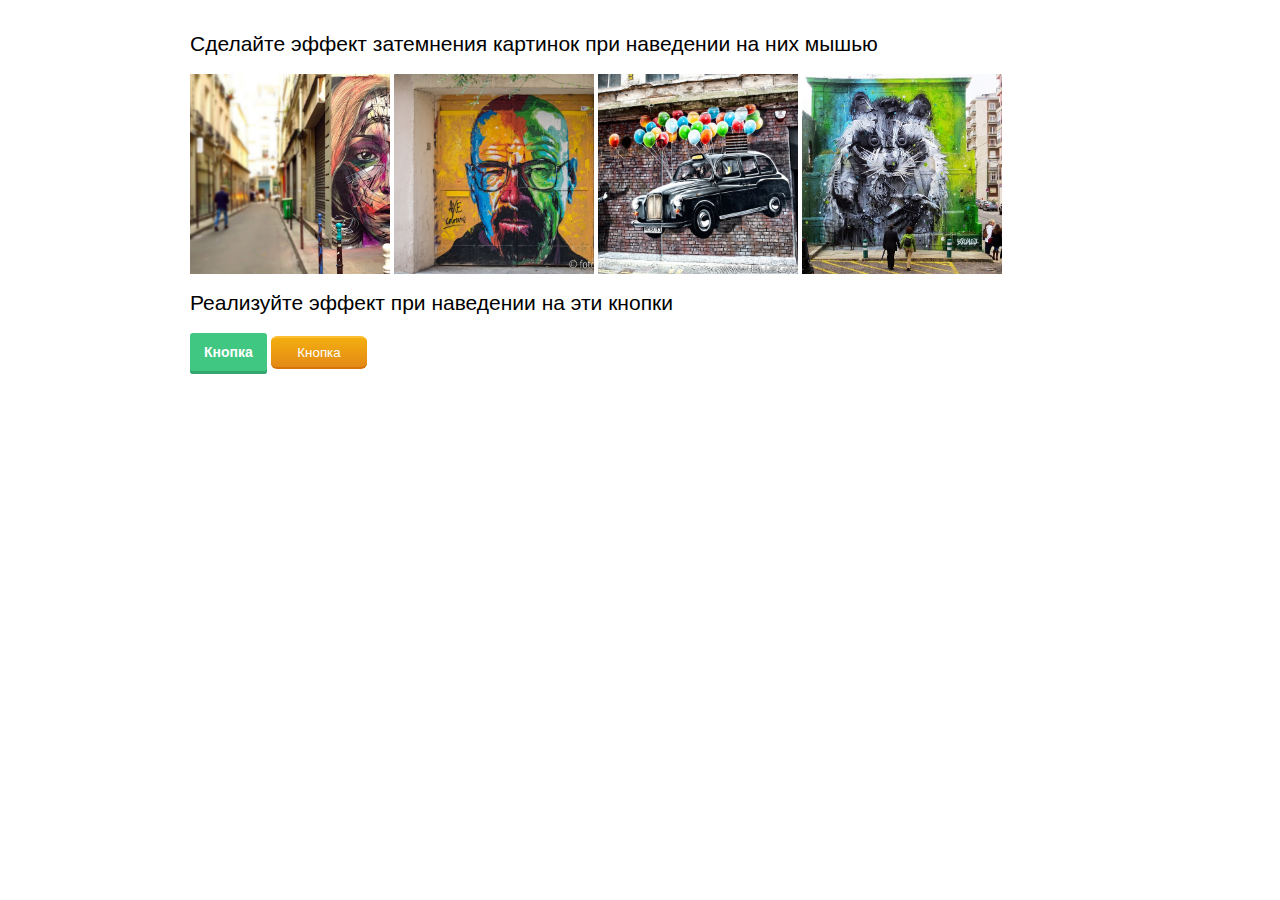
<file: Lesson16/Hover/index.html>
<!DOCTYPE html>
<html lang="en">
<head>
	<meta charset="UTF-8">
	<title>Задание к 15 уроку</title>
	<link rel="stylesheet" href="css/style.css">
</head>
<body>
		
		<div class="container">

			<section id="one">
				<h2>Сделайте эффект затемнения картинок при наведении на них мышью</h2>
				<div class="image image-one"></div>
				<div class="image image-two"></div>
				<div class="image image-three"></div>
				<div class="image image-four"></div>
			</section>	

			<section id="two">
				<h2>Реализуйте эффект при наведении на эти кнопки</h2>
				<button class="button button-one">Кнопка</button>
				<button class="button button-two">Кнопка</button>
			</section>
			
		</div>

</body>
</html>
</file>
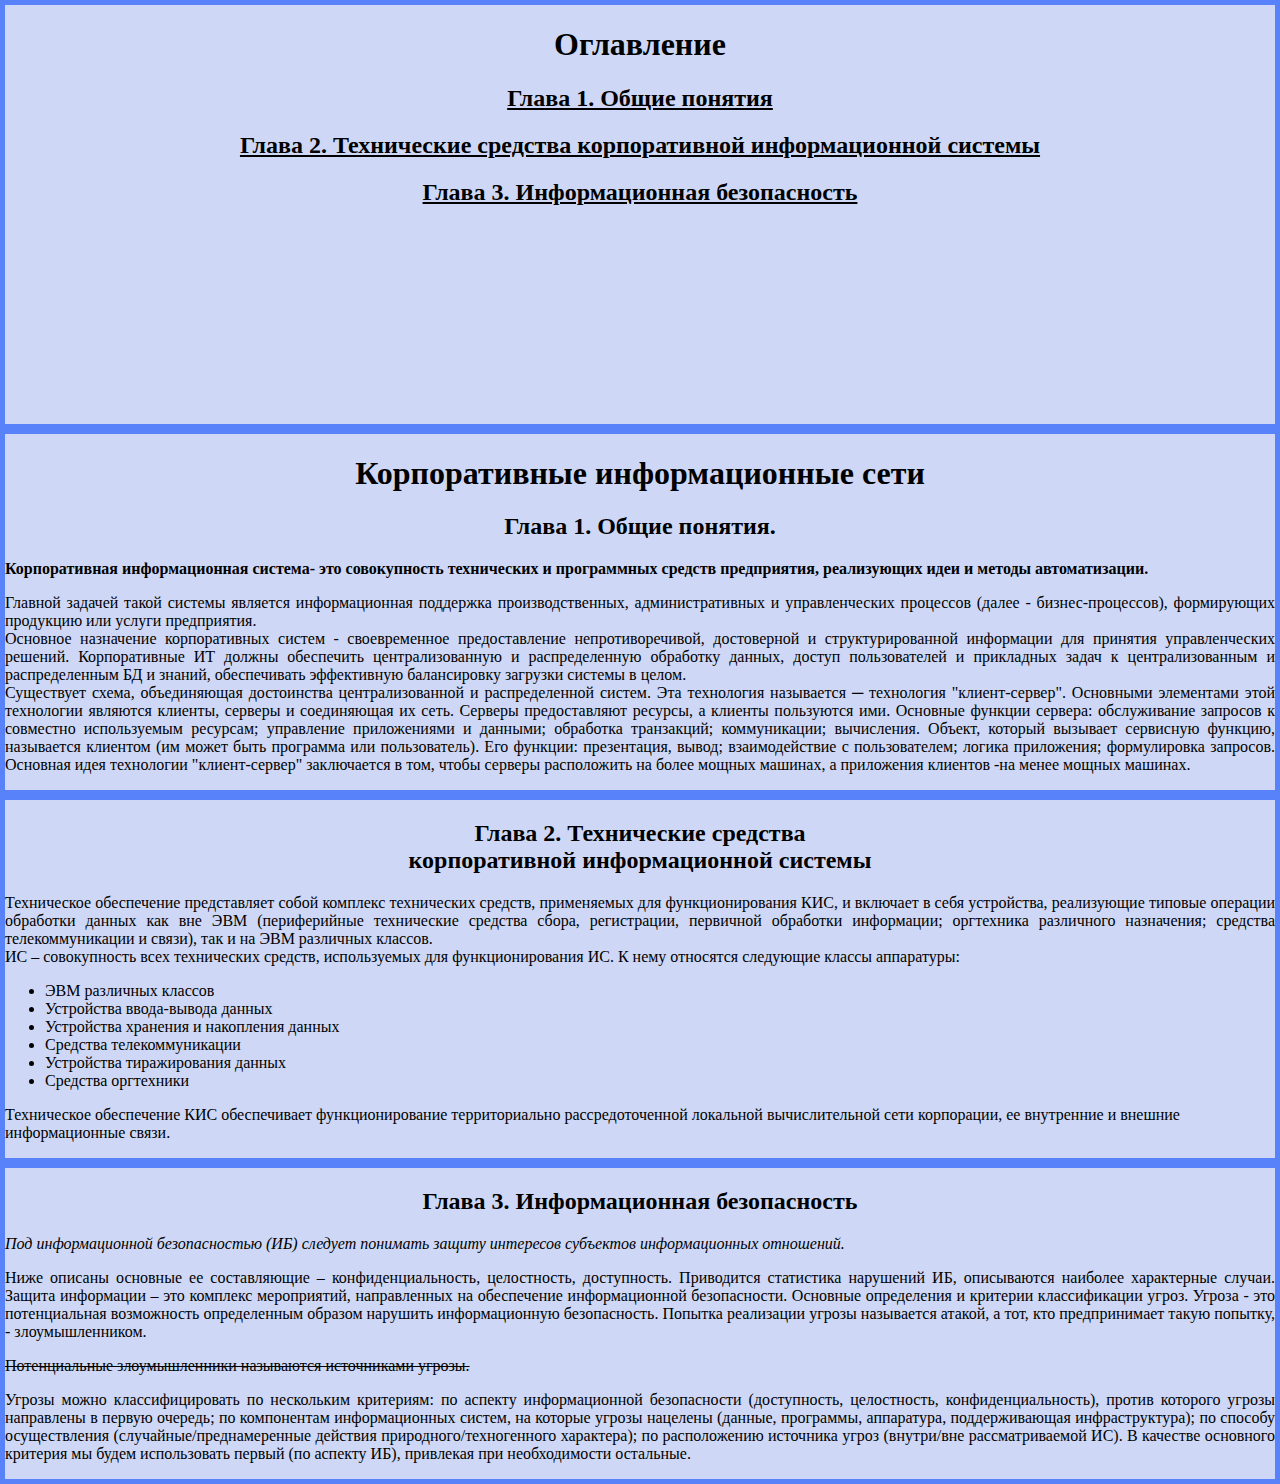
<file: Lesson4/Minibook/index.html>
﻿<!DOCTYPE html>
<html lang="ru">
<head>
  <meta charset="UTF-8">
  <meta name="viewport" content="width=device-width, initial-scale=1.0">
  <meta http-equiv="X-UA-Compatible" content="ie=edge">
  <link rel="stylesheet" type="text/css" href="css/style.css">
  <title>Мини книга</title>
</head>
<body>
  <div class="decoration">
  <h1 class="text">Оглавление</h1>
  <a href="#block-1"><h2 class="text">Глава 1. Общие понятия</h2></a>
  <a href="#block-2"><h2 class="text">Глава 2. Технические средства корпоративной информационной системы</h2></a>
    <a href="#block-3" class="text"><h2 class="text">Глава 3. Информационная безопасность</h2></a>
  <br><br><br><br><br><br><br><br><br><br><br>
     </div>
  <div id="block-1">
    <h1>Корпоративные информационные сети</h1>
  <h2>Глава 1. Общие понятия.</h2>
    <p class="style">Корпоративная информационная система- это совокупность технических и программных средств предприятия, реализующих идеи и методы автоматизации.</p><p>Главной задачей такой системы является информационная поддержка производственных, административных и управленческих процессов (далее - бизнес-процессов), формирующих продукцию или услуги предприятия.
<br>Основное назначение корпоративных систем - своевременное предоставление непротиворечивой, достоверной и структурированной информации для принятия управленческих решений.
Корпоративные ИТ должны обеспечить централизованную и распределенную обработку данных, доступ пользователей и прикладных задач к централизованным и распределенным БД и знаний, обеспечивать эффективную балансировку загрузки системы в целом.<br>
Существует схема, объединяющая достоинства централизованной и распределенной систем. Эта технология называется ─ технология "клиент-сервер". Основными элементами этой технологии являются клиенты, серверы и соединяющая их сеть. Серверы предоставляют ресурсы, а клиенты пользуются ими.
Основные функции сервера: обслуживание запросов к совместно используемым ресурсам; управление приложениями и данными; обработка транзакций; коммуникации; вычисления.
Объект, который вызывает сервисную функцию, называется клиентом (им может быть программа или пользователь). Его функции: презентация, вывод; взаимодействие с пользователем; логика приложения; формулировка запросов.
Основная идея технологии "клиент-сервер" заключается в том, чтобы серверы расположить на более мощных машинах, а приложения клиентов -на менее мощных машинах.</p>
  </div>
  <div id="block-2">
 <h2>Глава 2. Технические средства<br>корпоративной информационной системы</h2>
    <p>Техническое обеспечение представляет собой комплекс технических средств, применяемых для функционирования КИС, и включает в себя устройства, реализующие типовые операции обработки данных как вне ЭВМ (периферийные технические средства сбора, регистрации, первичной обработки информации; оргтехника различного назначения; средства телекоммуникации и связи), так и на ЭВМ различных классов.<br>ИС – совокупность всех технических средств, используемых для функционирования ИС. К нему относятся следующие классы аппаратуры:
      <ul>
        <li>ЭВМ различных классов</li>
        <li>Устройства ввода-вывода данных</li>
        <li>Устройства хранения и накопления данных</li>
        <li>Средства телекоммуникации</li>
        <li> Устройства тиражирования данных</li>
        <li>Средства оргтехники</li>
    </ul>
Техническое обеспечение КИС обеспечивает функционирование территориально рассредоточенной локальной вычислительной сети корпорации, ее внутренние и внешние информационные связи.</p>
  </div>
  <div id="block-3">
  <h2>Глава 3. Информационная безопасность</h2>
    <p class="style_2">Под информационной безопасностью (ИБ) следует понимать защиту интересов субъектов информационных отношений.</p><p>Ниже описаны основные ее составляющие – конфиденциальность, целостность, доступность. Приводится статистика нарушений ИБ, описываются наиболее характерные случаи. Защита информации – это комплекс мероприятий, направленных на обеспечение информационной безопасности. Основные определения и критерии классификации угроз. Угроза - это потенциальная возможность определенным образом нарушить информационную безопасность. Попытка реализации угрозы называется атакой, а тот, кто предпринимает такую попытку, - злоумышленником.<p class="style_3">Потенциальные злоумышленники называются источниками угрозы.</p><p>Угрозы можно классифицировать по нескольким критериям:
по аспекту информационной безопасности (доступность, целостность, конфиденциальность), против которого угрозы направлены в первую очередь;
по компонентам информационных систем, на которые угрозы нацелены (данные, программы, аппаратура, поддерживающая инфраструктура);
по способу осуществления (случайные/преднамеренные действия природного/техногенного характера);
по расположению источника угроз (внутри/вне рассматриваемой ИС).
В качестве основного критерия мы будем использовать первый (по аспекту ИБ), привлекая при необходимости остальные.
</p>
  </div>
</body>
</html>
</file>
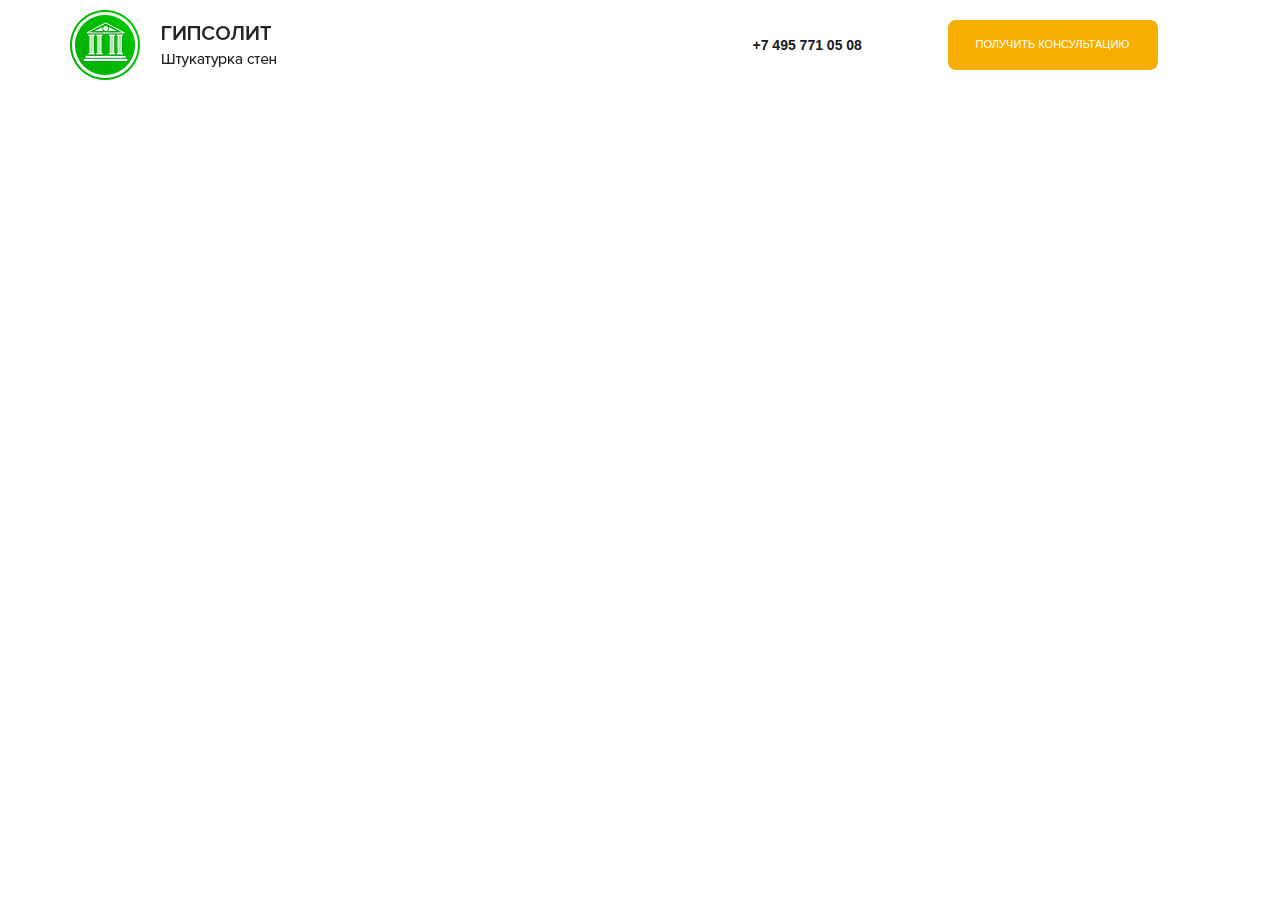
<file: Lesson13/MyFirstSite/src/index.html>
<!DOCTYPE html>
<html lang="ru">
  <head>
    <meta charset="utf-8">
    <meta http-equiv="X-UA-Compatible" content="IE=edge">
    <meta name="viewport" content="width=device-width, initial-scale=1">
    <link rel="icon" href="/favicon.ico">
    <title>Автоматизированная штукатурка стен</title>
    <!-- Bootstrap core CSS -->
    <link href="css/bootstrap.css" rel="stylesheet">
    <link href="css/style.css" rel="stylesheet">
    <!-- HTML5 shim and Respond.js for IE8 support of HTML5 elements and media queries -->
    <!--[if lt IE 9]>
      <script src="https://oss.maxcdn.com/html5shiv/3.7.2/html5shiv.min.js"></script>
      <script src="https://oss.maxcdn.com/respond/1.4.2/respond.min.js"></script>
    <![endif]-->
  </head>
  <body>
    <main>
      <div class="container">
          <div class="header">
            <div class="row">
              <div class="col-md-3">
                <div class="logo">
                  <img src="img/logo.png" alt="Гисолит. Штукатурка стен.">
                </div>
              </div>
              <div class="col-md-2 col-md-offset-4">
                <a class="phone-link" href="#">+7 495 771 05 08</a>
              </div>
              <div class="col-md-3">
                <div class="wrap">
                  <div class="wrap-block">
                    <button class="button header-btn">получить консультацию</button>
                  </div>
                </div>
              </div>
          </div>
        </div>
      </div>
    </main>
    <script src="https://ajax.googleapis.com/ajax/libs/jquery/1.11.3/jquery.min.js"></script>
  </body>
</html>
</file>
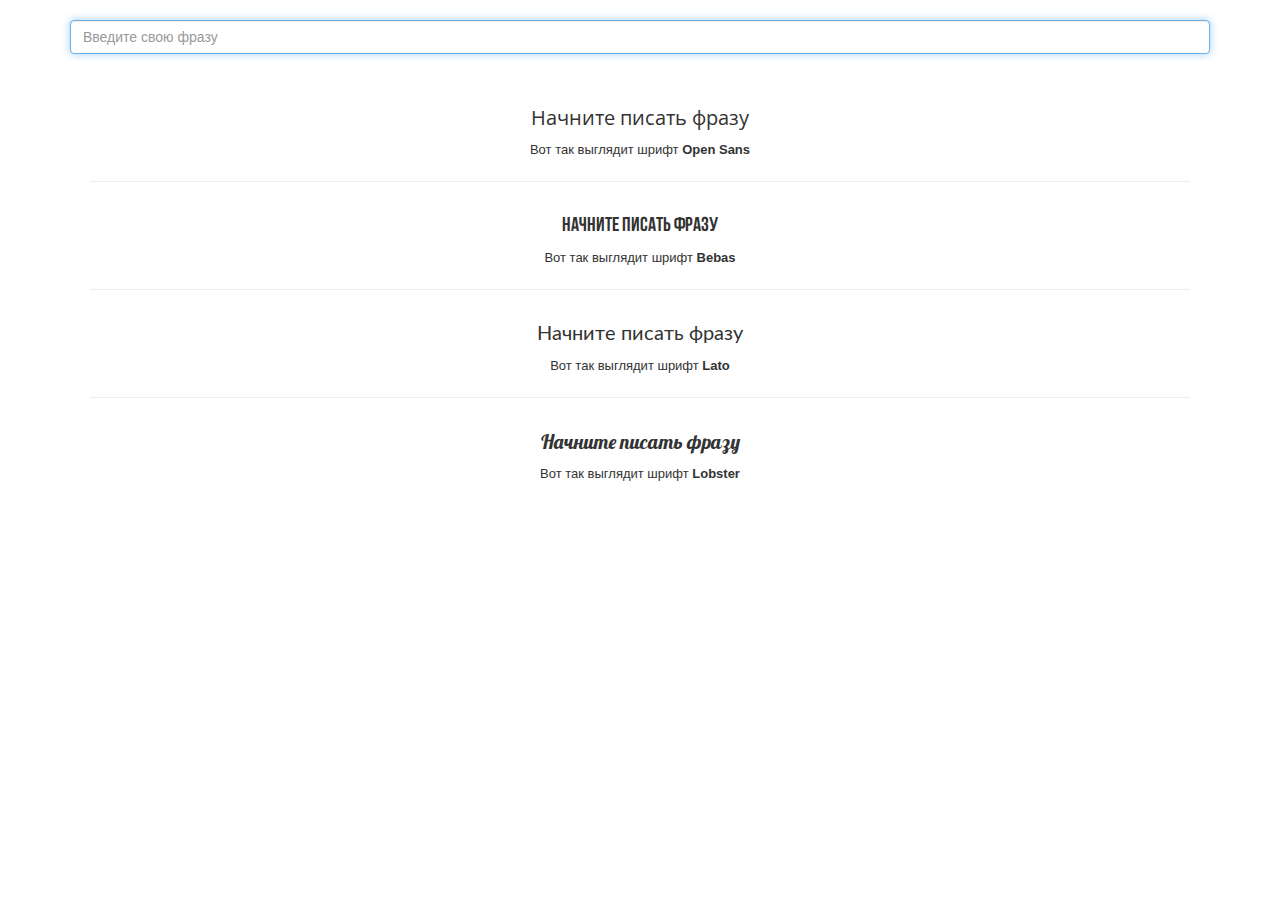
<file: Lesson14/Lesson14/fonts-viewer/index.html>
<!DOCTYPE html>
<html lang="ru">
  <head>
    <meta charset="utf-8">
    <meta http-equiv="X-UA-Compatible" content="IE=edge">
    <meta name="viewport" content="width=device-width, initial-scale=1">
    <meta property="og:title" content="" />
    <meta property="og:description" content="" />
    <meta property="og:url" content="" />
    <meta property="og:image" content="img/preview.jpg" />

    <meta name="title" content="" />
    <meta name="description" content="" />
    <link rel="image_src" href="img/preview.jpg" />

    <!-- The above 3 meta tags *must* come first in the head; any other head content must come *after* these tags -->
    <title>Подбор шрифтов</title>
    <link rel="shortcut icon" type="image/x-icon" href="favicon.ico">
    <link rel="icon" href="img/favicon/favicon-16.png" sizes="16x16" type="image/png">
    <link rel="icon" href="img/favicon/favicon-32.png" sizes="32x32" type="image/png">
    <link rel="icon" href="img/favicon/favicon-48.png" sizes="48x48" type="image/png">
    <link rel="icon" href="img/favicon/favicon-62.png" sizes="62x62" type="image/png">
    <link rel="icon" href="img/favicon/favicon-192.png" sizes="192x192" type="image/png">

    <!-- Bootstrap -->
    <link href="css/bootstrap.min.css" rel="stylesheet">
  	<link rel="stylesheet" href="css/style.css"/>
    <!-- HTML5 shim and Respond.js for IE8 support of HTML5 elements and media queries -->
    <!-- WARNING: Respond.js doesn't work if you view the page via file:// -->
    <!--[if lt IE 9]>
      <script src="https://oss.maxcdn.com/html5shiv/3.7.3/html5shiv.min.js"></script>
      <script src="https://oss.maxcdn.com/respond/1.4.2/respond.min.js"></script>
    <![endif]-->
  </head>
  <body>
    <header>
    	<div class="container">
  				<div class="text-box"><input type="search" class="form-control" autofocus placeholder="Введите свою фразу"></div>
  				<div class="fonts">
  					<p class="resault1">Начните писать фразу</p>
  					<small>Вот так выглядит шрифт <strong>Open Sans</strong></small>
  					<hr>
  					<p class="resault2">Начните писать фразу</p>
  					<small>Вот так выглядит шрифт <strong>Bebas</strong></small>
  					<hr>
  					<p class="resault3">Начните писать фразу</p>
  					<small>Вот так выглядит шрифт <strong>Lato</strong></small>
  					<hr>
  					<p class="resault4">Начните писать фразу</p>
  					<small>Вот так выглядит шрифт <strong>Lobster</strong></small>		
  				</div>
    	</div>
    </header>

    <!-- jQuery (necessary for Bootstrap's JavaScript plugins) -->
    <script src="https://ajax.googleapis.com/ajax/libs/jquery/1.12.4/jquery.min.js"></script>
    <!-- Include all compiled plugins (below), or include individual files as needed -->
    <script>
    		$('input').keyup(function(){
    			$('p.resault1').text($('input').val())
          $('p.resault2').text($('input').val())
          $('p.resault3').text($('input').val())
          $('p.resault4').text($('input').val())
    		});
    </script>
  </body>
</html>
</file>
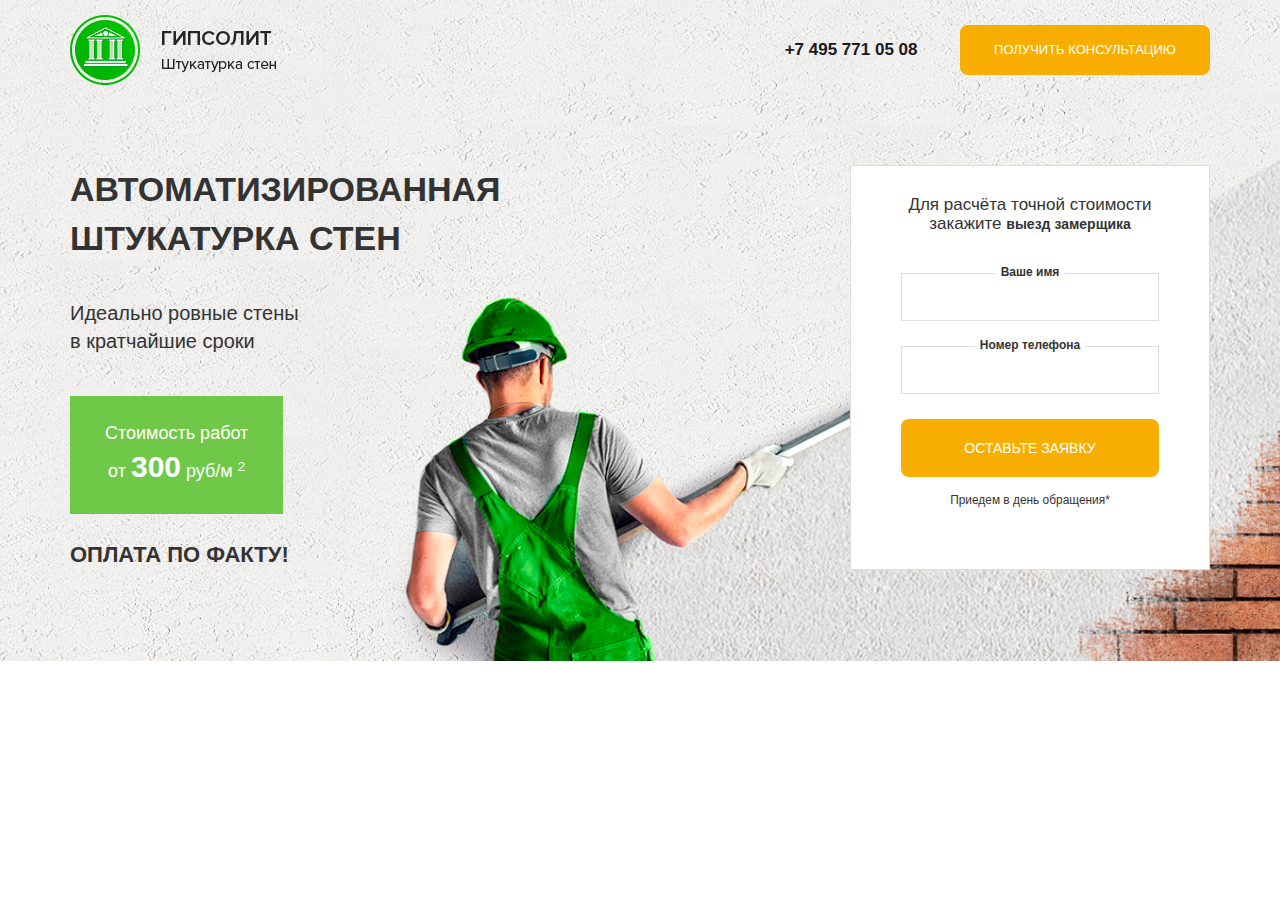
<file: Lesson15/MyFirstSite/src/index.html>
<!DOCTYPE html>
<html lang="ru">
  <head>
    <meta charset="utf-8">
    <meta http-equiv="X-UA-Compatible" content="IE=edge">
    <meta name="viewport" content="width=device-width, initial-scale=1">
    <link rel="icon" href="/favicon.ico">
    <title>Автоматизированная штукатурка стен</title>
    <!-- Bootstrap core CSS -->
    <link href="css/bootstrap.css" rel="stylesheet">
    <link href="css/style.css" rel="stylesheet">

    <!-- HTML5 shim and Respond.js for IE8 support of HTML5 elements and media queries -->
    <!--[if lt IE 9]>
      <script src="https://oss.maxcdn.com/html5shiv/3.7.2/html5shiv.min.js"></script>
      <script src="https://oss.maxcdn.com/respond/1.4.2/respond.min.js"></script>
    <![endif]-->
  </head>
  <body>
    <main class="main">
      <div class="container">
          <div class="header">
            <div class="row">
              <div class="col-md-3 col-sm-4 col-xs-12">
                <div class="logo">
                  <img src="img/logo.png" alt="Гисолит. Штукатурка стен.">
                </div>
              </div>
              <div class="col-lg-2 col-lg-offset-4 col-md-4 col-md-offset-1 col-sm-4 col-sm-offset-0 col-xs-12">
                <div class="phone-block">
                  <a class="phone-link" href="#">+7 495 771 05 08</a>
                </div>
              </div>
              <div class="col-md-3 col-sm-4 col-xs-11">
                <div class="wrap">
                  <div class="wrap-block">
                    <button class="button header-btn">получить консультацию</button>
                  </div>
                </div>
              </div>
          </div>
        </div>
        <div class="main-content">
          <div class="row">
            <div class="col-md-6 col-sm-12">
              <div class="main-title">
               <h1>Автоматизированная штукатурка стен</h1>
               <p class="main-subtitle">Идеально ровные стены <br>в кратчайшие сроки</p> 
               <span>
                 Стоимость работ <br>от <strong>300</strong> руб/м <sup>2</sup>
               </span>
               <strong class="main-trigger">оплата по факту!</strong>
              </div>
            </div>
            <div class="col-lg-4 col-lg-offset-2 col-md-5 col-md-offset-1 col-sm-8 col-sm-offset-2">
              <div class="main-form">  
              <h2 class="main-form-header">Для расчёта точной стоимости <br>закажите <strong>выезд замерщика</strong></h2> 
              <form action="#">
                <label for="#">Ваше имя</label>
                <input class="main-form-input" type="text">
                <label for="#">Номер телефона</label>
                <input class="main-form-input" type="text">
                <button class="main-form-btn button" type="submit">оставьте заявку</button>
                <small>Приедем в день обращения*</small>
              </form>   
              </div>
            </div>
          </div>
        </div>
      </div>
    </main>



 
    <script src="https://ajax.googleapis.com/ajax/libs/jquery/1.11.3/jquery.min.js"></script>
  </body>
</html>
</file>
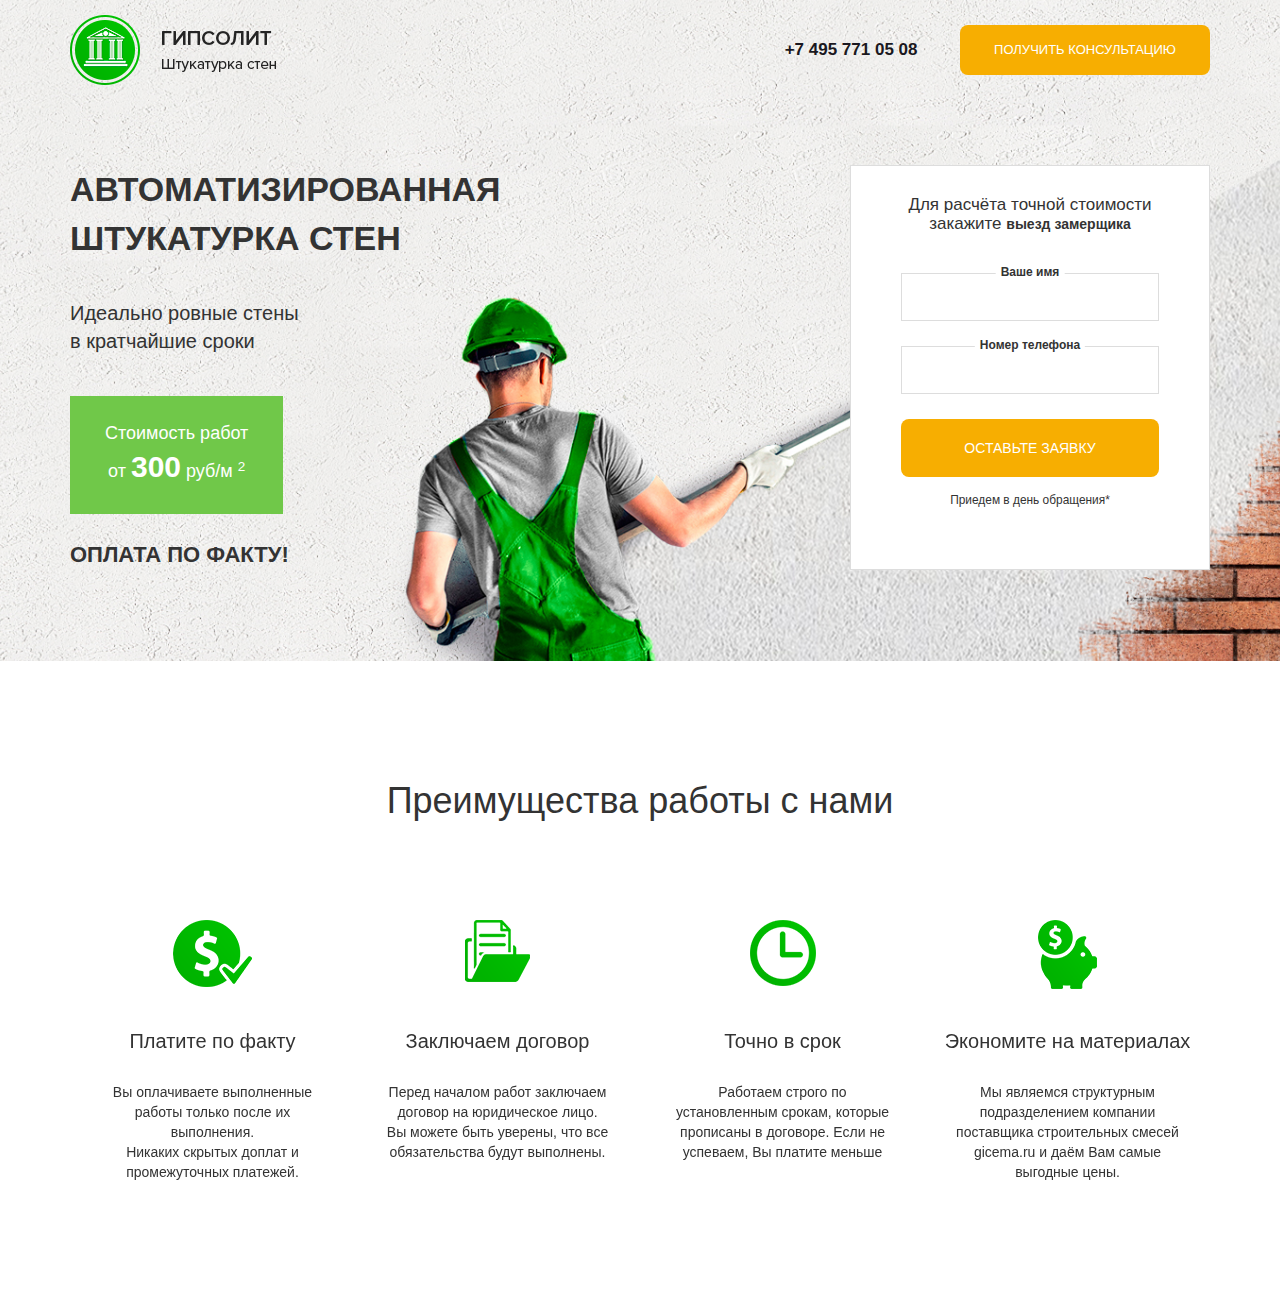
<file: Lesson18/MyFirstSite/src/index.html>
<!DOCTYPE html>
<html lang="ru">
  <head>
    <meta charset="utf-8">
    <meta http-equiv="X-UA-Compatible" content="IE=edge">
    <meta name="viewport" content="width=device-width, initial-scale=1">
    <link rel="icon" href="/favicon.ico">
    <title>Автоматизированная штукатурка стен</title>
    <!-- Bootstrap core CSS -->
    <link href="css/bootstrap.css" rel="stylesheet">
    <link href="css/style.css" rel="stylesheet">

    <!-- HTML5 shim and Respond.js for IE8 support of HTML5 elements and media queries -->
    <!--[if lt IE 9]>
      <script src="https://oss.maxcdn.com/html5shiv/3.7.2/html5shiv.min.js"></script>
      <script src="https://oss.maxcdn.com/respond/1.4.2/respond.min.js"></script>
    <![endif]-->
  </head>
  <body>

   <!--Шапка сайта --> 
   
    <main class="main">
      <div class="container">
          <div class="header">
            <div class="row">
              <div class="col-md-3 col-sm-4 col-xs-12">
                <div class="logo">
                  <img src="img/logo.png" alt="Гисолит. Штукатурка стен.">
                </div>
              </div>
              <div class="col-lg-2 col-lg-offset-4 col-md-4 col-md-offset-1 col-sm-4 col-sm-offset-0 col-xs-12">
                <div class="phone-block">
                  <a class="phone-link" href="#">+7 495 771 05 08</a>
                </div>
              </div>
              <div class="col-md-3 col-sm-4 col-xs-11">
                <div class="wrap">
                  <div class="wrap-block">
                    <button class="button header-btn">получить консультацию</button>
                  </div>
                </div>
              </div>
          </div>
        </div>
        <div class="main-content">
          <div class="row">
            <div class="col-md-6 col-sm-12">
              <div class="main-title">
               <h1>Автоматизированная штукатурка стен</h1>
               <p class="main-subtitle">Идеально ровные стены <br>в кратчайшие сроки</p> 
               <span>
                 Стоимость работ <br>от <strong>300</strong> руб/м <sup>2</sup>
               </span>
               <strong class="main-trigger">оплата по факту!</strong>
              </div>
            </div>
            <div class="col-lg-4 col-lg-offset-2 col-md-5 col-md-offset-1 col-sm-8 col-sm-offset-2">
              <div class="main-form">  
              <h2 class="main-form-header">Для расчёта точной стоимости <br>закажите <strong>выезд замерщика</strong></h2> 
              <form action="#">
                <label for="#">Ваше имя</label>
                <input class="main-form-input" type="text">
                <label for="#">Номер телефона</label>
                <input class="main-form-input" type="text">
                <button class="main-form-btn button" type="submit">оставьте заявку</button>
                <small>Приедем в день обращения*</small>
              </form>   
              </div>
            </div>
          </div>
        </div>
      </div>
    </main>

    
<section class="features">
  <div class="container">
    <h2 class="section-header">
      Преимущества работы с нами
    </h2>
    <div class="features-slider">
     <div class="features-block">
       <div class="features-img">
         <picture>
           <source srcset="img/feature/coin.svg" type="image/">
           <img src="img/feature/coin.png" alt="Платите по факту">
         </picture>
       </div>
       <h3>Платите по факту</h3>
       <p>Вы оплачиваете выполненные работы только после их выполнения. <br>Никаких скрытых доплат и промежуточных платежей.</p>
     </div>
     <div class="features-block">
       <div class="features-img">
         <picture>
           <source srcset="img/feature/folder.svg" type="image/">
           <img src="img/feature/folder.png" alt="Заключаем договор">
         </picture>
       </div>
       <h3>Заключаем договор</h3>
       <p>Перед началом работ заключаем договор на юридическое лицо. <br>Вы можете быть уверены, что все обязательства будут выполнены.</p>
     </div>
     <div class="features-block">
       <div class="features-img">
         <picture>
           <source srcset="img/feature/clock.svg" type="image/">
           <img src="img/feature/clock.png" alt="">
         </picture>
       </div>
       <h3>Точно в срок</h3>
       <p>Работаем строго по установленным срокам, которые прописаны в договоре. Если не успеваем, Вы платите меньше</p>
     </div>
     <div class="features-block">
       <div class="features-img">
         <picture>
           <source srcset="img/feature/piggy-bank.svg" type="image/">
           <img src="img/feature/piggy-bank.png" alt="">
         </picture>
       </div>
       <h3>Экономите на материалах</h3>
       <p>Мы являемся структурным подразделением компании поставщика строительных смесей gicema.ru  и даём Вам самые 
выгодные цены.</p>
     </div>
    </div>
  </div>
</section>
 
    <script src="https://ajax.googleapis.com/ajax/libs/jquery/1.11.3/jquery.min.js"></script>
    <!-- Подключаем стили slick slider -->
    <link rel="stylesheet" href="slick/slick.css">
    <link rel="stylesheet" href="slick/slick-theme.css">
    <!-- Подключаем саму библиотеку slick slider -->
    <script src="slick/slick.min.js"></script>

    <!-- Инициализируем slider -->
    <script>
      $(document).ready(function(){
        $('.features-slider').slick({
          infinite: true,
          slidesToShow: 4,
          slidesToScroll: 1,
          responsive: [
        {
          breakpoint: 991,
          settings: {
            slidesToShow: 2,
            slidesToScroll: 2, 
            prevArrow:'<button class="prev arrow"></button>',
            nextArrow:'<button class="next arrow"></button>',               
          }
        },

        {
          breakpoint: 767,
          settings: {
            slidesToShow: 1,
            slidesToScroll: 1,
            prevArrow:'<button class="prev arrow"></button>',
            nextArrow:'<button class="next arrow"></button>'      
      }
    }
  ]
        });
      });
    </script>
  </body>
</html>
</file>
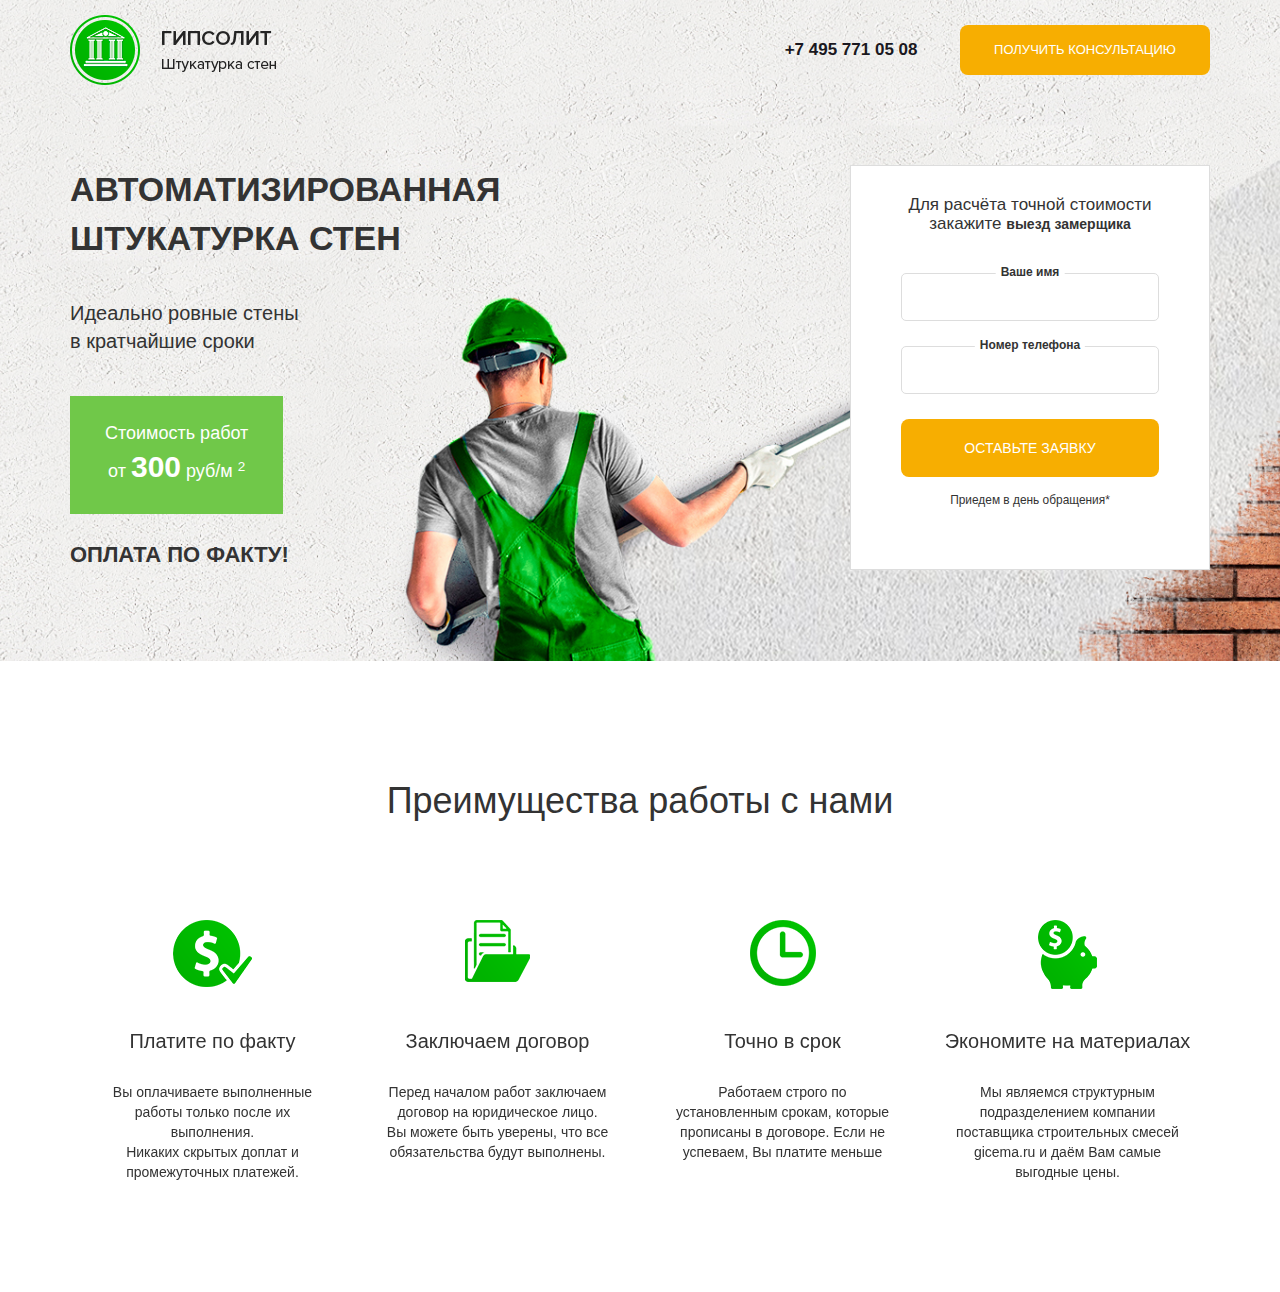
<file: Lesson19/MyFirstSite/src/index.html>
<!DOCTYPE html>
<html lang="ru">
  <head>
    <meta charset="utf-8">
    <meta http-equiv="X-UA-Compatible" content="IE=edge">
    <meta name="viewport" content="width=device-width, initial-scale=1">
    <link rel="icon" href="/favicon.ico">
    <title>Автоматизированная штукатурка стен</title>
    <!-- Bootstrap core CSS -->
    <link href="css/bootstrap.css" rel="stylesheet">
    <link href="css/style.css" rel="stylesheet">

    <!-- HTML5 shim and Respond.js for IE8 support of HTML5 elements and media queries -->
    <!--[if lt IE 9]>
      <script src="https://oss.maxcdn.com/html5shiv/3.7.2/html5shiv.min.js"></script>
      <script src="https://oss.maxcdn.com/respond/1.4.2/respond.min.js"></script>
    <![endif]-->
  </head>
  <body>

   <!--Шапка сайта --> 
   
    <main class="main">
      <div class="container">
          <div class="header">
            <div class="row">
              <div class="col-md-3 col-sm-4 col-xs-12">
                <div class="logo">
                  <img src="img/logo.png" alt="Гисолит. Штукатурка стен.">
                </div>
              </div>
              <div class="col-lg-2 col-lg-offset-4 col-md-4 col-md-offset-1 col-sm-4 col-sm-offset-0 col-xs-12">
                <div class="phone-block">
                  <a class="phone-link" href="#">+7 495 771 05 08</a>
                </div>
              </div>
              <div class="col-md-3 col-sm-4 col-xs-11">
                <div class="wrap">
                  <div class="wrap-block">
                    <button class="button header-btn popup-btn">получить консультацию</button>
                  </div>
                </div>
              </div>
          </div>
        </div>
        <div class="main-content">
          <div class="row">
            <div class="col-md-6 col-sm-12">
              <div class="main-title">
               <h1>Автоматизированная штукатурка стен</h1>
               <p class="main-subtitle">Идеально ровные стены <br>в кратчайшие сроки</p> 
               <span>
                 Стоимость работ <br>от <strong>300</strong> руб/м <sup>2</sup>
               </span>
               <strong class="main-trigger">оплата по факту!</strong>
              </div>
            </div>
            <div class="col-lg-4 col-lg-offset-2 col-md-5 col-md-offset-1 col-sm-8 col-sm-offset-2">
              <div class="main-form">  
              <h2 class="main-form-header">Для расчёта точной стоимости <br>закажите <strong>выезд замерщика</strong></h2> 
              <form action="#">
                <label for="#">Ваше имя</label>
                <input class="main-form-input" type="text">
                <label for="#">Номер телефона</label>
                <input class="main-form-input" type="text">
                <button class="main-form-btn button" type="submit">оставьте заявку</button>
                <small>Приедем в день обращения*</small>
              </form>   
              </div>
            </div>
          </div>
        </div>
      </div>
    </main>

   <!--Блок с преимуществами --> 
    
    <section class="features">
      <div class="container">
        <h2 class="section-header">
          Преимущества работы с нами
        </h2>
        <div class="features-slider">
         <div class="features-block">
           <div class="features-img">
             <picture>
               <source srcset="img/feature/coin.svg" type="image/">
               <img src="img/feature/coin.png" alt="Платите по факту">
             </picture>
           </div>
           <h3>Платите по факту</h3>
           <p>Вы оплачиваете выполненные работы только после их выполнения. <br>Никаких скрытых доплат и промежуточных платежей.</p>
         </div>
         <div class="features-block">
           <div class="features-img">
             <picture>
               <source srcset="img/feature/folder.svg" type="image/">
               <img src="img/feature/folder.png" alt="Заключаем договор">
             </picture>
           </div>
           <h3>Заключаем договор</h3>
           <p>Перед началом работ заключаем договор на юридическое лицо. <br>Вы можете быть уверены, что все обязательства будут выполнены.</p>
         </div>
         <div class="features-block">
           <div class="features-img">
             <picture>
               <source srcset="img/feature/clock.svg" type="image/">
               <img src="img/feature/clock.png" alt="">
             </picture>
           </div>
           <h3>Точно в срок</h3>
           <p>Работаем строго по установленным срокам, которые прописаны в договоре. Если не успеваем, Вы платите меньше</p>
         </div>
         <div class="features-block">
           <div class="features-img">
             <picture>
               <source srcset="img/feature/piggy-bank.svg" type="image/">
               <img src="img/feature/piggy-bank.png" alt="">
             </picture>
           </div>
           <h3>Экономите на материалах</h3>
           <p>Мы являемся структурным подразделением компании поставщика строительных смесей gicema.ru  и даём Вам самые 
    выгодные цены.</p>
         </div>
        </div>
      </div>
    </section>

    <!-- Модальные окна --> 
    <!-- Получить кконсультацию --> 
 
      <div class="popup">
        <!--Само (белое) модальное окно --> 
        <div class="popup-dialog">
          <!--Содержимое модального окна -->
          <div class="popup-content">
            <button class="popup-close">&times;</button>
            <h4 class="popup-header">
              Заинтересовало?
            </h4>
              <p> Оставьте контактные данные <br> для связи</p>
              <div class="main-form popup-form">
                 <form action="#">
                  <label for="#">Ваше имя</label>
                  <input class="main-form-input" type="text">
                  <label for="#">Номер телефона</label>
                  <input class="main-form-input" type="text">
                  <label for="#">Сообщение</label>
                  <textarea class="main-form-input" rows="5"></textarea>
                  <button class="main-form-btn button" type="submit">оставьте заявку</button>
                </form>
              </div>
          </div>
        </div>
      </div>

    <script src="https://ajax.googleapis.com/ajax/libs/jquery/1.11.3/jquery.min.js"></script>
    <!-- Подключаем стили slick slider -->
    <link rel="stylesheet" href="slick/slick.css">
    <link rel="stylesheet" href="slick/slick-theme.css">
    <!-- Подключаем саму библиотеку slick slider -->
    <script src="slick/slick.min.js"></script>

    <!-- Инициализируем slider -->
    <script>
      $(document).ready(function() {
        $('.popup-btn').on('click',  function(event) {
          event.preventDefault();
          $('.popup').fadeIn();   
          });
        $('.popup-close').on('click', function(event) {
          event.preventDefault();
          $('.popup').fadeOut();       
        });
        $('.features-slider').slick({
          infinite: true,
          slidesToShow: 4,
          slidesToScroll: 1,
          responsive: [
        {
          breakpoint: 991,
          settings: {
            slidesToShow: 2,
            slidesToScroll: 2, 
            prevArrow:'<button class="prev arrow"></button>',
            nextArrow:'<button class="next arrow"></button>',               
          }
        },

        {
          breakpoint: 767,
          settings: {
            slidesToShow: 1,
            slidesToScroll: 1,
            prevArrow:'<button class="prev arrow"></button>',
            nextArrow:'<button class="next arrow"></button>'      
      }
    }
  ]
        });
      });
    </script>
  </body>
</html>
</file>
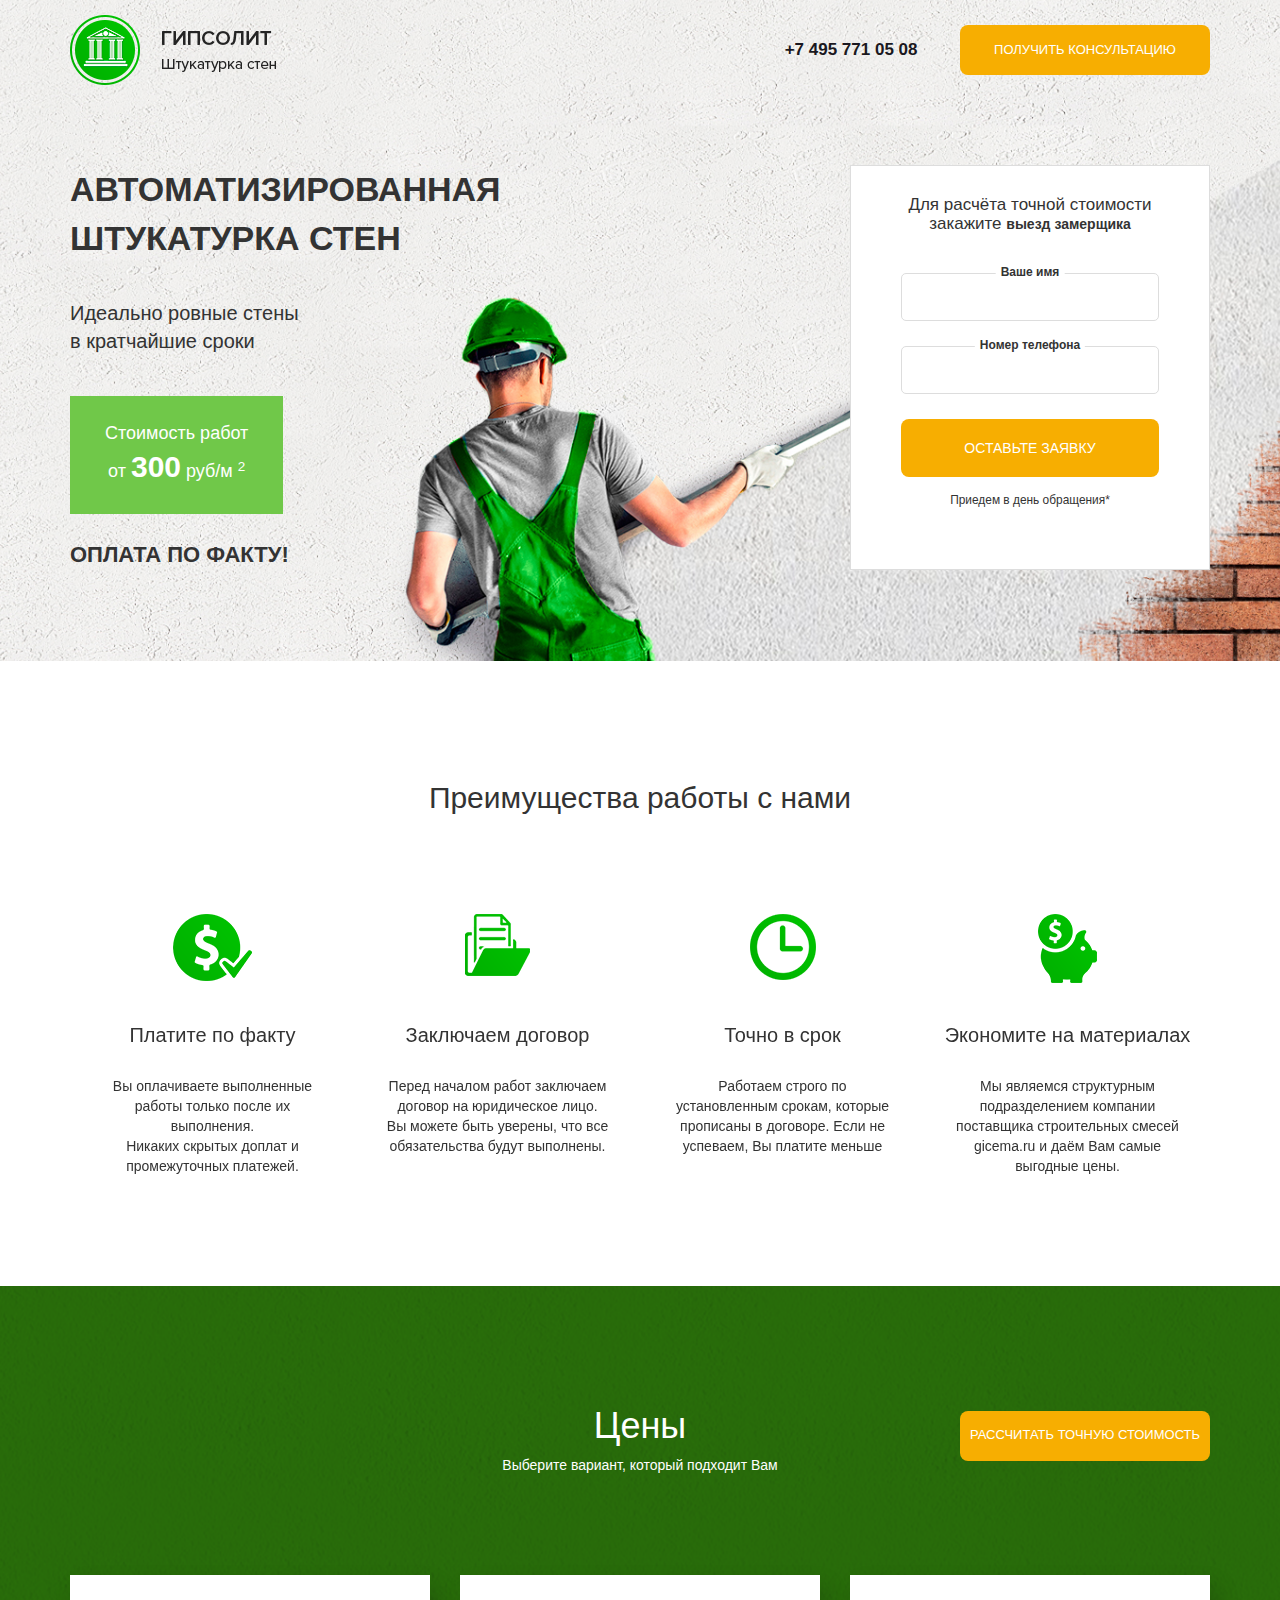
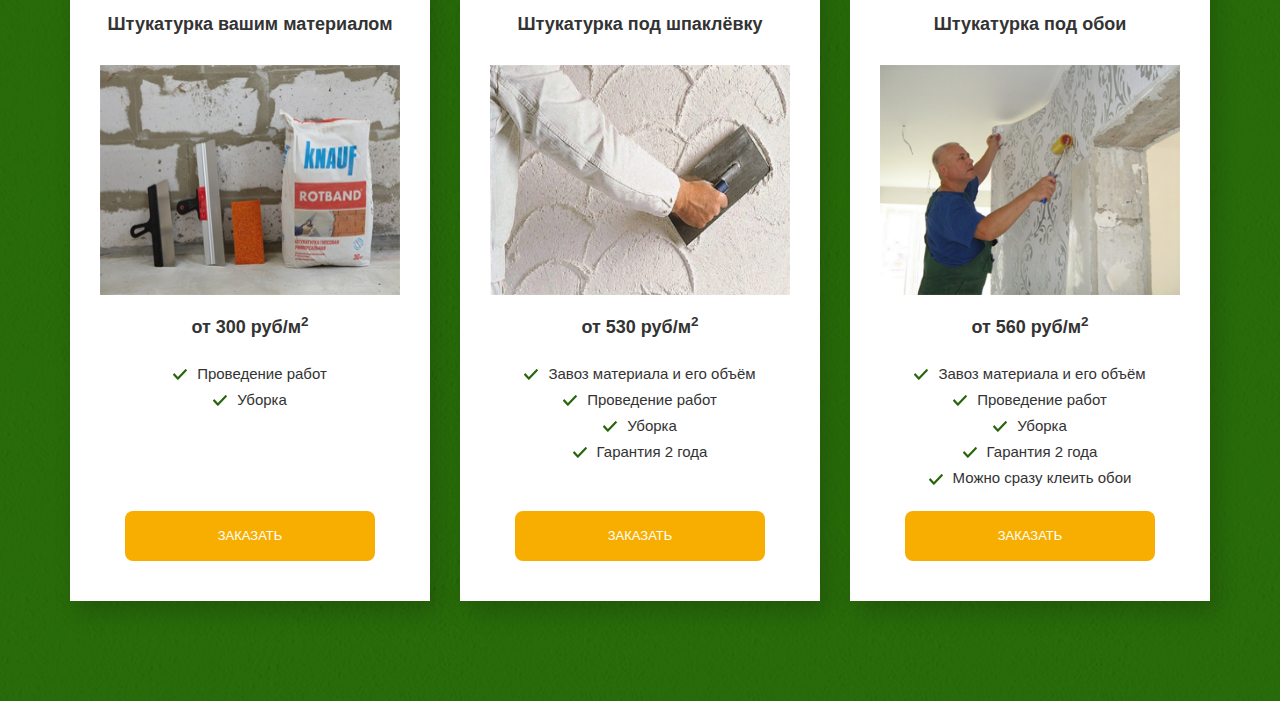
<file: Lesson20/MyFirstSite/src/index.html>
<!DOCTYPE html>
<html lang="ru">
  <head>
    <meta charset="utf-8">
    <meta http-equiv="X-UA-Compatible" content="IE=edge">
    <meta name="viewport" content="width=device-width, initial-scale=1">
    <link rel="icon" href="/favicon.ico">
    <title>Автоматизированная штукатурка стен</title>
    <!-- Bootstrap core CSS -->
    <link href="css/bootstrap.css" rel="stylesheet">
    <link href="css/style.css" rel="stylesheet">

    <!-- HTML5 shim and Respond.js for IE8 support of HTML5 elements and media queries -->
    <!--[if lt IE 9]>
      <script src="https://oss.maxcdn.com/html5shiv/3.7.2/html5shiv.min.js"></script>
      <script src="https://oss.maxcdn.com/respond/1.4.2/respond.min.js"></script>
    <![endif]-->
  </head>
  <body>

   <!--Шапка сайта --> 
   
    <main class="main">
      <div class="container">
          <div class="header">
            <div class="row">
              <div class="col-md-3 col-sm-4 col-xs-12">
                <div class="logo">
                  <img src="img/logo.png" alt="Гисолит. Штукатурка стен.">
                </div>
              </div>
              <div class="col-lg-2 col-lg-offset-4 col-md-4 col-md-offset-1 col-sm-4 col-sm-offset-0 col-xs-12">
                <div class="phone-block">
                  <a class="phone-link" href="#">+7 495 771 05 08</a>
                </div>
              </div>
              <div class="col-md-3 col-sm-4 col-xs-11">
                <div class="wrap">
                  <div class="wrap-block">
                    <button class="button header-btn popup-btn">получить консультацию</button>
                  </div>
                </div>
              </div>
          </div>
        </div>
        <div class="main-content">
          <div class="row">
            <div class="col-md-6 col-sm-12">
              <div class="main-title">
               <h1>Автоматизированная штукатурка стен</h1>
               <p class="main-subtitle">Идеально ровные стены <br>в кратчайшие сроки</p> 
               <span>
                 Стоимость работ <br>от <strong>300</strong> руб/м <sup>2</sup>
               </span>
               <strong class="main-trigger">оплата по факту!</strong>
              </div>
            </div>
            <div class="col-lg-4 col-lg-offset-2 col-md-5 col-md-offset-1 col-sm-8 col-sm-offset-2">
              <div class="main-form">  
              <h2 class="main-form-header">Для расчёта точной стоимости <br>закажите <strong>выезд замерщика</strong></h2> 
              <form action="#">
                <label for="#">Ваше имя</label>
                <input class="main-form-input" type="text">
                <label for="#">Номер телефона</label>
                <input class="main-form-input" type="text">
                <button class="main-form-btn button" type="submit">оставьте заявку</button>
                <small>Приедем в день обращения*</small>
              </form>   
              </div>
            </div>
          </div>
        </div>
      </div>
    </main>

   <!--Блок с преимуществами --> 
    
    <section class="features">
      <div class="container">
        <h2 class="section-header">
          Преимущества работы с нами
        </h2>
        <div class="features-slider">
         <div class="features-block">
           <div class="features-img">
             <picture>
               <source srcset="img/feature/coin.svg" type="image/">
               <img src="img/feature/coin.png" alt="Платите по факту">
             </picture>
           </div>
           <h3>Платите по факту</h3>
           <p>Вы оплачиваете выполненные работы только после их выполнения. <br>Никаких скрытых доплат и промежуточных платежей.</p>
         </div>
         <div class="features-block">
           <div class="features-img">
             <picture>
               <source srcset="img/feature/folder.svg" type="image/">
               <img src="img/feature/folder.png" alt="Заключаем договор">
             </picture>
           </div>
           <h3>Заключаем договор</h3>
           <p>Перед началом работ заключаем договор на юридическое лицо. <br>Вы можете быть уверены, что все обязательства будут выполнены.</p>
         </div>
         <div class="features-block">
           <div class="features-img">
             <picture>
               <source srcset="img/feature/clock.svg" type="image/">
               <img src="img/feature/clock.png" alt="">
             </picture>
           </div>
           <h3>Точно в срок</h3>
           <p>Работаем строго по установленным срокам, которые прописаны в договоре. Если не успеваем, Вы платите меньше</p>
         </div>
         <div class="features-block">
           <div class="features-img">
             <picture>
               <source srcset="img/feature/piggy-bank.svg" type="image/">
               <img src="img/feature/piggy-bank.png" alt="">
             </picture>
           </div>
           <h3>Экономите на материалах</h3>
           <p>Мы являемся структурным подразделением компании поставщика строительных смесей gicema.ru  и даём Вам самые 
    выгодные цены.</p>
         </div>
        </div>
      </div>
    </section>

    <section class="price">
      <div class="container">
        <div class="row">
          <div class="col-md-4 col-md-offset-4">
            <div class="section-header section-header_light">
              <h2>Цены</h2>
              <p>Выберите вариант, который подходит Вам</p>
            </div>
         </div>
         <div class="col-md-4">
           <div class="price-button">
             <button class="button price-header-btn" data-toggle="modal">Рассчитать точную стоимость</button>
           </div>
         </div>
       </div><!-- row -->

       <div class="row">
         <div class="col-md-4 col-md-offset-0 col-sm-8 col-sm-offset-2">
           <div class="price-block">
             <h4>Штукатурка вашим материалом</h4>
             <img src="img/prices/1.jpg" alt="Штукатурка вашим материалом">
             <span class="price-tag">от 300 руб/м<sup>2</sup></span>
             <ul class="price-list">
               <li>Проведение работ</li>
               <li>Уборка</li>
             </ul>
             <button class="button">Заказать</button>
           </div>
         </div>
         <div class="col-md-4 col-md-offset-0  col-sm-8 col-sm-offset-2">
           <div class="price-block">
             <h4>Штукатурка под шпаклёвку</h4>
             <img src="img/prices/2.jpg" alt="Штукатурка под шпаклёвку">
             <span class="price-tag">от 530 руб/м<sup>2</sup></span>
             <ul class="price-list">
               <li>Завоз материала и его объём</li>
               <li>Проведение работ</li>
               <li>Уборка</li>
               <li>Гарантия 2 года</li>
             </ul>
             <button class="button">Заказать</button>
           </div>
         </div>
         <div class="col-md-4 col-md-offset-0 col-sm-8 col-sm-offset-2">
           <div class="price-block">
             <h4>Штукатурка под обои</h4>
             <img src="img/prices/3.jpg" alt="Штукатурка под обои">
             <span class="price-tag">от 560 руб/м<sup>2</sup></span>
             <ul class="price-list">
               <li>Завоз материала и его объём</li>
               <li>Проведение работ</li>
               <li>Уборка</li>
               <li>Гарантия 2 года</li>
               <li>Можно сразу клеить обои</li>
             </ul>
             <button class="button">Заказать</button>
           </div>
         </div>
       </div><!-- row -->
      </div>
    </section>

    <!-- Модальные окна --> 
    <!-- Получить кконсультацию --> 
 
      <div class="popup">
        <!--Само (белое) модальное окно --> 
        <div class="popup-dialog">
          <!--Содержимое модального окна -->
          <div class="popup-content">
            <button class="popup-close">&times;</button>
            <h4 class="popup-header">
              Заинтересовало?
            </h4>
              <p> Оставьте контактные данные <br> для связи</p>
              <div class="main-form popup-form">
                 <form action="#">
                  <label for="#">Ваше имя</label>
                  <input class="main-form-input" type="text">
                  <label for="#">Номер телефона</label>
                  <input class="main-form-input" type="text">
                  <label for="#">Сообщение</label>
                  <textarea class="main-form-input" rows="5"></textarea>
                  <button class="main-form-btn button" type="submit">оставьте заявку</button>
                </form>
              </div>
          </div>
        </div>
      </div>

    <script src="https://ajax.googleapis.com/ajax/libs/jquery/1.11.3/jquery.min.js"></script>
    <!-- Подключаем стили slick slider -->
    <link rel="stylesheet" href="slick/slick.css">
    <link rel="stylesheet" href="slick/slick-theme.css">
    <!-- Подключаем саму библиотеку slick slider -->
    <script src="slick/slick.min.js"></script>

    <!-- Инициализируем slider -->
    <script>
      $(document).ready(function() {
        $('.popup-btn').on('click',  function(event) {
          event.preventDefault();
          $('.popup').fadeIn();   
          });
        $('.popup-close').on('click', function(event) {
          event.preventDefault();
          $('.popup').fadeOut();       
        });
        $('.features-slider').slick({
          infinite: true,
          slidesToShow: 4,
          slidesToScroll: 1,
          responsive: [
        {
          breakpoint: 991,
          settings: {
            slidesToShow: 2,
            slidesToScroll: 2, 
            prevArrow:'<button class="prev arrow"></button>',
            nextArrow:'<button class="next arrow"></button>',               
          }
        },
        {
          breakpoint: 767,
          settings: {
            slidesToShow: 1,
            slidesToScroll: 1,
            prevArrow:'<button class="prev arrow"></button>',
            nextArrow:'<button class="next arrow"></button>'      
      }
    }
  ]
        });
      });
    </script>
  </body>
</html>
</file>
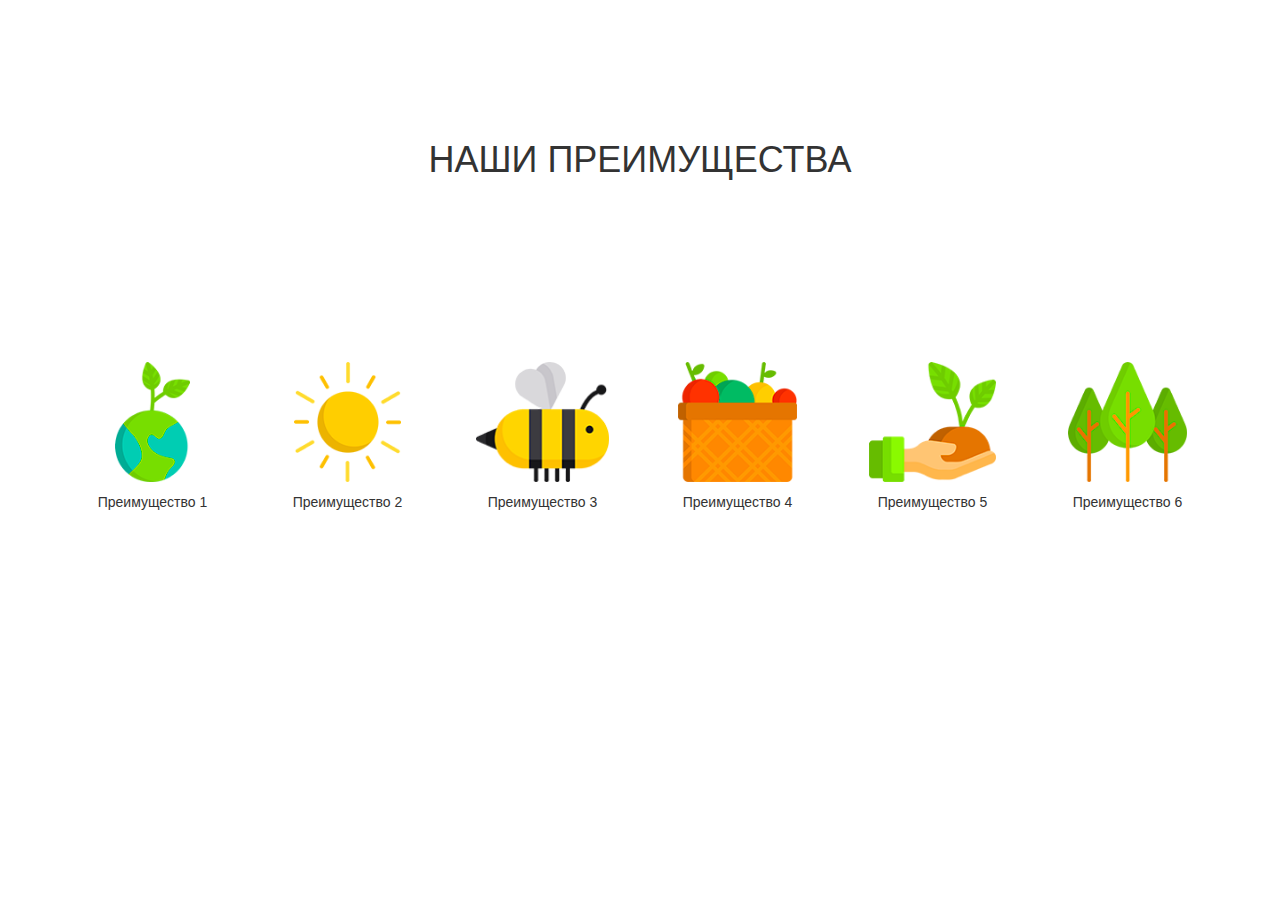
<file: Lesson8/MySecondProject/src/index.html>
<!DOCTYPE html>
<html lang="en">
<head>
  <meta charset="UTF-8">
  <title>Выравнивание иконок</title>
  <link rel="stylesheet" type="text/css" href="css/bootstrap.css">
  <link rel="stylesheet" type="text/css" href="css/style.css">
</head>
<body>
  <div class="container">
    <h1 class="font">Наши преимущества</h1>
    <div class="row">
      <div class="col-md-2 col-sm-4 col-xs-6">
        <div class="box">
          <img class="privilege" src="img/1.png">
          <p class="font-privilege">Преимущество 1</p>
        </div>
      </div>
       <div class="col-md-2 col-sm-4 col-xs-6">
        <div class="box">
          <img class="privilege" src="img/2.png">
          <p class="font-privilege">Преимущество 2</p>
        </div>
      </div>
       <div class="col-md-2 col-sm-4 col-xs-6">
        <div class="box">
          <img class="privilege" src="img/3.png">
          <p class="font-privilege">Преимущество 3</p>
        </div>
      </div>
       <div class="col-md-2 col-sm-4 col-xs-6">
        <div class="box">
          <img class="privilege" src="img/4.png">
          <p class="font-privilege">Преимущество 4</p>
        </div>
      </div>
       <div class="col-md-2 col-sm-4 col-xs-6">
        <div class="box">
          <img class="privilege" src="img/5.png">
          <p class="font-privilege">Преимущество 5</p>
        </div>
      </div>
       <div class="col-md-2 col-sm-4 col-xs-6">
        <div class="box">
          <img class="privilege" src="img/6.png">
          <p class="font-privilege">Преимущество 6</p>
        </div>
      </div>
    </div>
  </div>     
</body>
</html>
</file>
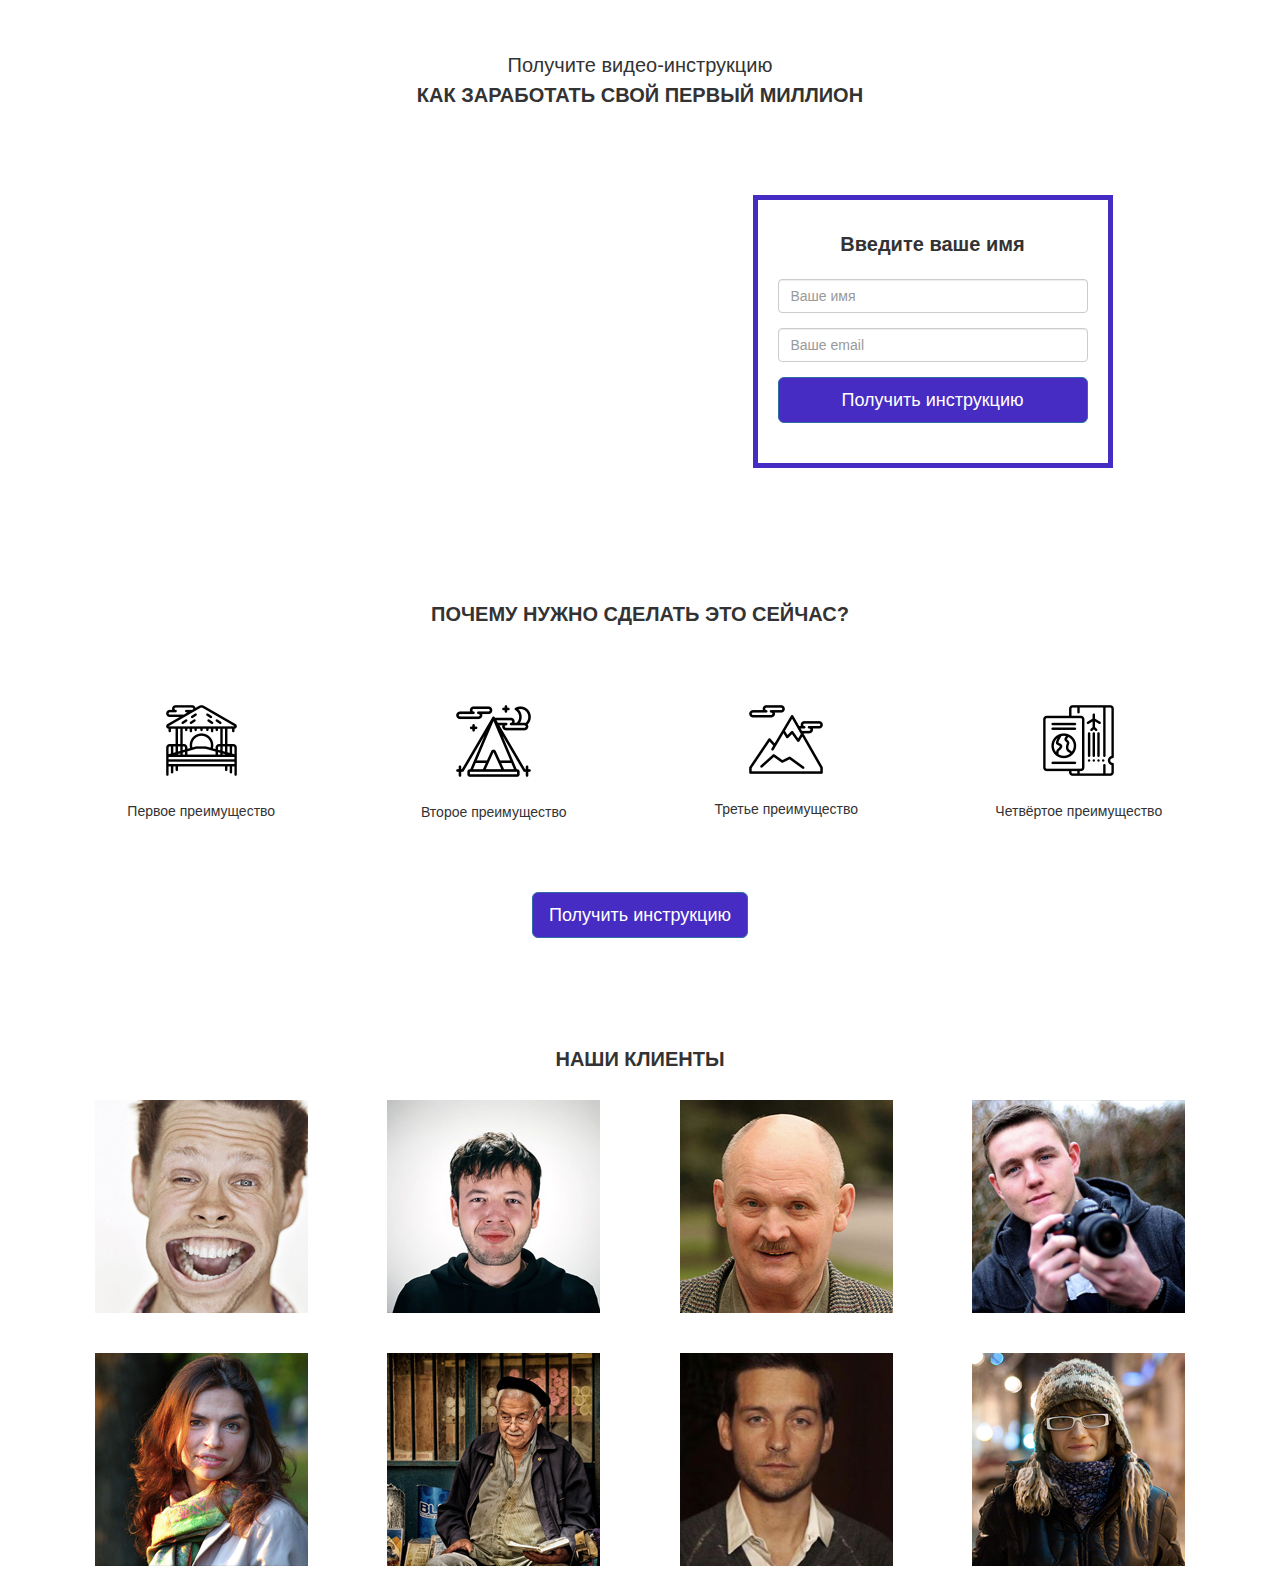
<file: Lesson9/MyThirdProject/src/index.html>
<!DOCTYPE html>
<html lang="ru">
<head>
  <meta charset="UTF-8">
  <title>Мой первый адаптивный сайт</title>
  <link rel="stylesheet" type="text/css" href="css/bootstrap.css">
  <link rel="stylesheet" href="css/style.css">
</head>
<body>
  <div class="section">
    <div class="container">
      <div class="row">
        <div class="col-md-12 col-sm-12 col-xs-12">
          <h1 class="font-header text-center">
          <span>Получите видео-инструкцию</span>
          <strong class="text-uppercase">Как заработать свой первый миллион</strong>
        </h1>
        </div> 
      </div>
      <div class="row">
        <div class="col-md-6 col-md-offset-1 col-sm-8 col-sm-offset-2 col-xs-10 col-xs-offset-1">
          <div class="vidio">
            <iframe width="100%" height="273" src="https://www.youtube.com/embed/ayVLjyWqMCs" frameborder="0" allow="autoplay; encrypted-media" allowfullscreen></iframe>
          </div>
        </div>  
        <div class="col-md-4 col-md-offset-0 col-sm-8 col-sm-offset-2 col-xs-8 col-xs-offset-2">
          <div class="form">
            <p class="form-header text-center" >Введите ваше имя</p>
            <form action="#">
              <input type="text" class="form-control" placeholder="Ваше имя">
              <input type="text" class="form-control" placeholder="Ваше email">
              <button type="button" class="btn btn-primary btn-lg btn-block form-btn">Получить инструкцию</button>
            </form> 
          </div>
        </div> 
      </div>
    </div>
  </div>

  <div class="section">
    <div class="container">
      <div class="row">
        <div class="col-md-12 col-sm-12 col-xs-12">
          <h2 class="font-header_2 text-center text-uppercase">Почему нужно сделать это сейчас?</h2>
        </div>
      </div>
    <div class="feature text-center">
      <div class="row">
        <div class="col-md-3 col-sm-6">
          <div class="feature-box">
            <img src="img/1.png" alt="1 преимущество">
            <p>Первое преимущество</p>
          </div>
        </div>
         <div class="col-md-3 col-sm-6 ">
          <div class="feature-box">
            <img src="img/2.png" alt="2 преимущество">
            <p>Второе преимущество</p>
          </div>
        </div>
         <div class="col-md-3 col-sm-6">
          <div class="feature-box">
            <img src="img/3.png" alt="3 преимущество">
            <p>Третье преимущество</p>
          </div>
        </div>
          <div class="col-md-3 col-sm-6">
          <div class="feature-box">
            <img src="img/4.png" alt="4 преимущество">
            <p>Четвёртое преимущество</p>
            </div>
          </div>
        </div>
      </div>
     <button type="button" class="btn btn-primary btn-lg form-btn center-block">Получить инструкцию</button>
    </div>
  </div>

  <div class="section">
    <div class="container">
      <div class="row">
        <div class="col-md-12 col-sm-12 col-xs-12">
          <h2 class="font-header_3 text-center text-uppercase">Наши клиенты</h2>
        </div>
      </div>
      <div class="client text-center">
      <div class="row">
        <div class="col-md-3 col-sm-6 col-sm-12">
          <div class="client-box">
            <img src="img/5.jpg" alt="1 преимущество">
          </div>
        </div>
         <div class="col-md-3 col-sm-6 col-sm-12">
          <div class="client-box">
            <img src="img/6.jpg" alt="1 преимущество">
          </div>
        </div>
         <div class="col-md-3 col-sm-6 col-sm-12">
          <div class="client-box">
            <img src="img/7.jpg" alt="1 преимущество">
          </div>
        </div>
         <div class="col-md-3 col-sm-6 col-sm-12">
          <div class="client-box">
            <img src="img/8.jpg" alt="1 преимущество">
          </div>
        </div>
      </div>
         <div class="client text-center">
            <div class="row">
        <div class="col-md-3 col-sm-6 col-sm-12">
          <div class="client-box">
            <img src="img/9.jpg" alt="1 преимущество">
          </div>
        </div>
         <div class="col-md-3 col-sm-6 col-sm-12">
          <div class="client-box">
            <img src="img/10.jpg" alt="1 преимущество">
          </div>
        </div>
         <div class="col-md-3 col-sm-6 col-sm-12">
          <div class="client-box">
            <img src="img/11.jpg" alt="1 преимущество">
          </div>
        </div>
         <div class="col-md-3 col-sm-6 col-sm-12">
          <div class="client-box">
            <img src="img/12.jpg" alt="1 преимущество">
          </div>
        </div>
      </div>
    </div>
  </div>
   </div> 
  </div> 
</body>
</html>
</file>
<file: Lesson16/Hover/css/style.css>
body {
	margin: 0;
	font-size: 14px;
	font-family: sans-serif;
}

h2 {
	font-weight: 100;
}

.container {
	max-width: 900px;
	margin: auto;
	padding: 15px;
}
.image {
	display: inline-block;
	vertical-align: top;
	width: 200px;
	height: 200px;
}
.image-one {
	background: url(../img/1.jpg) center no-repeat;
	background-size: cover;
}
.image:hover {
	opacity: 0.5;
}

.image-two {
	background: url(../img/2.jpg) center no-repeat;
	background-size: cover;
}
.image-three {
	background: url(../img/3.jpg) center no-repeat;
	background-size: cover;
}
.image-four {
	background: url(../img/4.jpg) center no-repeat;
	background-size: cover;
}

.button-one {
	border: none;
	font-weight: 700;
	font-size: 14px;
 color: white;
 padding: .8em 1em calc(.8em + 3px);
 border-radius: 3px;
 background: rgb(64,199,129);
 box-shadow: 0 -3px rgb(53,167,110) inset;
 transition: 0.2s;
}
.button-one:hover {
	opacity: 0.5;
}
.button-two {
	display: inline-block;
 color: white;
 padding: .5em 2em;
 border: none;
 border-width: 2px 0;
 border-style: solid none;
 border-color: #FDBE33 #000 #D77206;
 border-radius: 6px;
 background: linear-gradient(#F3AE0F, #E38916) #E38916;
 transition: 0.2s;
}
.button-two:hover {
	opacity: 0.2;
}
</file>
<file: Lesson4/Minibook/css/style.css>
body {
  margin: 0;
  padding: 0;
  background-color: #CED8F6;
}
h1, h2 {
  text-align: center;
}
p {
  text-align: justify;
}
.text {
  text-align: center;
}
a {
  color: #000000;
}
.decoration {
  border: 5px solid #5882FA;
}
.style {
  font-weight: bold;
}
.style_2 {
  font-style: italic;
}
.style_3 {
 text-decoration: line-through;
}
#block-1 {
   border: 5px solid #5882FA;
}
#block-2 {
   border: 5px solid #5882FA;
}
#block-3 {
   border: 5px solid #5882FA;
}
</file>
<file: Lesson13/MyFirstSite/src/css/style.css>
/* Colors */
/* Basic setting */
html {
  font-size: 10px;
}
.button {
  background-color: #f7ae01;
  color: #ffffff;
  border-radius: 8px;
  text-transform: uppercase;
  width: 21rem;
  height: 5rem;
  border: none;
  font-size: 1.1rem;
}
/* Typography */
section {
  padding: 5rem 0;
}
/* main */
main {
  padding: 1rem 0;
}
.header {
  height: 7rem;
}
.wrap {
  display: table;
  width: 100%;
  height: 7rem;
}
.wrap-block {
  display: table-cell;
  vertical-align: middle;
}
.phone-link {
  display: inline-block;
  color: #1a1820;
  font-weight: 900;
  font-size: 1.4rem;
  height: 7rem;
  line-height: 7rem;
}
</file>
<file: Lesson14/Lesson14/fonts-viewer/css/style.css>
@import url('https://fonts.googleapis.com/css?family=Open+Sans');
 @import url('https://fonts.googleapis.com/css?family=Lobster');

 @font-face {
  font-family: 'BebasNeueCyrillic';
  src: url("../font/BebasNeueCyrillic.eot"); /* IE9 Compat Modes */
  src: url("../font/BebasNeueCyrillic.eot?#iefix") format("embedded-opentype"), /* IE6-IE8 */
    url("../font/BebasNeueCyrillic.otf") format("opentype"), /* Open Type Font */
    url("../font/BebasNeueCyrillic.svg") format("svg"), /* Legacy iOS */
    url("../font/BebasNeueCyrillic.ttf") format("truetype"), /* Safari, Android, iOS */
    url("../font/BebasNeueCyrillic.woff") format("woff"), /* Modern Browsers */
    url("../font/BebasNeueCyrillic.woff2") format("woff2"); /* Modern Browsers */
  font-weight: normal;
  font-style: normal;
}

@font-face {
    font-family: 'Lato';
    src: url("../font/Lato-Regular.eot");
    src: url("../font/Lato-Regular.eot?#iefix") format('embedded-opentype'),
        url("../font/Lato-Regular.woff2") format('woff2'),
        url("../font/Lato-Regular.woff") format('woff'),
        url("../font/Lato-Regular.ttf") format('truetype'),
        url("../font/Lato-Regular.svg#Lato-Regular") format('svg');
    font-weight: normal;
    font-style: normal;
}


.text-box{
	padding-top: 2rem;
}
.resault1 {
	margin-bottom: 0;
	margin-top: 3rem;
	font-family: 'Open Sans', sans-serif;	
}
.resault2 {
	margin-bottom: 0;
	margin-top: 3rem;	
	font-family: 'BebasNeueCyrillic', sans-serif;
}
.resault3 {
	margin-bottom: 0;
	margin-top: 3rem;
	font-family: 'Lato';	
}
.resault4 {
	margin-bottom: 0;
	margin-top: 3rem;
	font-family: 'Lobster', sans-serif;	
}
.fonts {
	font-size: 2rem;
	text-align: center;
	padding: 2rem;
}
small {
	font-size: 1.3rem;
}
</file>
<file: Lesson15/MyFirstSite/src/css/style.css>
/* Fonts family */
@font-face {
  font-family: 'ProximaNova_bold';
  src: url('../fonts/ProximaNova-Bold.eot');
  src: url('../fonts/ProximaNova-Bold.eot?#iefix') format('embedded-opentype'), url('../fonts/ProximaNova-Bold.woff2') format('woff2'), url('../fonts/ProximaNova-Bold.woff') format('woff'), url('../fonts/ProximaNova-Bold.ttf') format('truetype'), url('../fonts/ProximaNova-Bold.svg#ProximaNova-Bold') format('svg');
  font-weight: bold;
  font-style: normal;
}
@font-face {
  font-family: 'ProximaNova_reg';
  src: url('../fonts/ProximaNova-Regular.eot');
  src: url('../fonts/ProximaNova-Regular.eot?#iefix') format('embedded-opentype'), url('../fonts/ProximaNova-Regular.woff2') format('woff2'), url('../fonts/ProximaNova-Regular.woff') format('woff'), url('../fonts/ProximaNova-Regular.ttf') format('truetype'), url('../fonts/ProximaNova-Regular.svg#ProximaNova-Regular') format('svg');
  font-weight: normal;
  font-style: normal;
}
/* Colors */
/* Basic setting */
html {
  font-size: 10px;
}
body {
  margin: 0;
  padding: 0;
  font-family: 'ProximaNova_reg' sans-serif;
}
a:hover {
  text-decoration: none;
}
button:focus,
input:focus,
a:focus {
  outline: none;
}
.button {
  border-radius: 8px;
  font-size: 1.3rem;
  text-transform: uppercase;
  width: 25rem;
  height: 5rem;
  border: none;
  background-color: #f7ae01;
  color: #ffffff;
  transition: all 0.2s;
}
.button:hover {
  cursor: pointer;
  background-color: #d99901;
}
/* Typography */
section {
  padding: 10rem 0;
}
/* main */
.main {
  background: #ffffff url(../img/bg.jpg) center center no-repeat;
  background-size: cover;
  padding: 1.5rem 0 9rem;
  /* Главная форма*/
}
.main-content {
  margin-top: 8rem;
  /* Главный заголовок */
}
.main-content h1 {
  margin-top: 0;
  margin-bottom: 3.5rem;
  font-family: 'ProximaNova_bold' sans-serif;
  font-size: 3.4rem;
  line-height: 1.45;
  text-transform: uppercase;
  font-weight: 600;
}
.main-subtitle {
  margin-bottom: 4rem;
  font-size: 2rem;
}
.main span {
  display: inline-block;
  padding: 2.5rem 3.5rem;
  text-align: center;
  font-size: 1.8rem;
  color: #ffffff;
  background-color: #70c849;
}
.main span strong {
  font-size: 3rem;
  font-family: 'ProximaNova_bold' sans-serif;
}
.main-trigger {
  margin-top: 2.5rem;
  display: block;
  font-size: 2.2rem;
  text-transform: uppercase;
  font-family: 'ProximaNova_bold' sans-serif;
}
.main-form {
  margin-top: 0;
  padding: 1rem 5rem;
  background-color: #ffffff;
  text-align: center;
  border: 1px solid #dddddd;
  /* Заголовок формы */
  /* Поле для ввода */
  /* Подписи к полям */
  /* Кнопка отправить заявку */
  /* Подпись под кнопкой */
}
.main-form-header {
  margin-bottom: 4rem;
  font-size: 1.7rem;
}
.main-form-header strong {
  font-size: 1.4rem;
}
.main-form-input {
  display: block;
  width: 100%;
  padding: 1.3rem 0;
  border: 1px solid #dddddd;
  margin: 2.5rem 0rem;
}
.main-form label {
  position: absolute;
  display: inline-block;
  font-size: 1.2rem;
  padding: 0.5rem;
  left: 50%;
  transform: translateX(-50%) translateY(-50%);
  background-color: #ffffff;
}
.main-form-btn {
  display: block;
  height: 5.8rem;
  width: 100%;
  font-size: 1.4rem;
}
.main-form small {
  display: block;
  margin-top: 1.5rem;
  margin-bottom: 5rem;
}
.header {
  height: 7rem;
}
.wrap {
  display: table;
  width: 100%;
  height: 7rem;
}
.wrap-block {
  display: table-cell;
  vertical-align: middle;
  text-align: right;
}
.phone-block {
  text-align: right;
}
.phone-link {
  display: inline-block;
  font-family: 'ProximaNova_bold' sans-serif;
  font-weight: 900;
  font-size: 1.7rem;
  height: 7rem;
  line-height: 7rem;
  color: #1a1820;
}
@media (max-width: 1091px) {
  .wrap {
    margin-left: 3.5rem;
  }
}
@media (max-width: 991px) {
  .main {
    background-position: top right;
  }
  .phone-block {
    text-align: center;
  }
  .main-content {
    margin-top: 3.5rem;
  }
  .main-title {
    text-align: center;
    padding-bottom: 3rem;
  }
}
@media (max-width: 767px) {
  .main {
    background-position: top left;
  }
  .header {
    text-align: center;
  }
  .wrap-block {
    text-align: center;
  }
  .button {
    margin-right: 2rem;
  }
  .main-form-input {
    width: 100%;
    height: 6.5rem;
  }
  .main-form-btn {
    width: 100%;
    height: 8rem;
    font-size: 2rem;
  }
}
</file>
<file: Lesson18/MyFirstSite/src/css/style.css>
/* Fonts family */
@font-face {
  font-family: 'ProximaNova_bold';
  src: url('../fonts/ProximaNova-Bold.eot');
  src: url('../fonts/ProximaNova-Bold.eot?#iefix') format('embedded-opentype'), url('../fonts/ProximaNova-Bold.woff2') format('woff2'), url('../fonts/ProximaNova-Bold.woff') format('woff'), url('../fonts/ProximaNova-Bold.ttf') format('truetype'), url('../fonts/ProximaNova-Bold.svg#ProximaNova-Bold') format('svg');
  font-weight: bold;
  font-style: normal;
}
@font-face {
  font-family: 'ProximaNova_reg';
  src: url('../fonts/ProximaNova-Regular.eot');
  src: url('../fonts/ProximaNova-Regular.eot?#iefix') format('embedded-opentype'), url('../fonts/ProximaNova-Regular.woff2') format('woff2'), url('../fonts/ProximaNova-Regular.woff') format('woff'), url('../fonts/ProximaNova-Regular.ttf') format('truetype'), url('../fonts/ProximaNova-Regular.svg#ProximaNova-Regular') format('svg');
  font-weight: normal;
  font-style: normal;
}
/* Colors */
/* Basic setting */
html {
  font-size: 10px;
}
body {
  margin: 0;
  padding: 0;
  font-family: 'ProximaNova_reg' sans-serif;
}
a:hover {
  text-decoration: none;
}
button:focus,
input:focus,
a:focus {
  outline: none;
}
.button {
  border-radius: 8px;
  font-size: 1.3rem;
  text-transform: uppercase;
  width: 25rem;
  height: 5rem;
  border: none;
  background-color: #f7ae01;
  color: #ffffff;
  -webkit-transition: all 0.2s;
  transition: all 0.2s;
}
.button:hover {
  cursor: pointer;
  background-color: #d99901;
}
/* Typography */
section {
  padding: 10rem 0;
}
.section-header {
  margin: 2rem 0 10rem;
  font-family: 'ProximaNova_bold' sans-serif;
  font-size: 3.6rem;
  text-align: center;
}
/* main */
.main {
  background: #ffffff url(../img/bg.jpg) center center no-repeat;
  background-size: cover;
  padding: 1.5rem 0 9rem;
  /* Главная форма*/
}
.main-content {
  margin-top: 8rem;
  /* Главный заголовок */
}
.main-content h1 {
  margin-top: 0;
  margin-bottom: 3.5rem;
  font-family: 'ProximaNova_bold' sans-serif;
  font-size: 3.4rem;
  line-height: 1.45;
  text-transform: uppercase;
  font-weight: 600;
}
.main-subtitle {
  margin-bottom: 4rem;
  font-size: 2rem;
}
.main span {
  display: inline-block;
  padding: 2.5rem 3.5rem;
  text-align: center;
  font-size: 1.8rem;
  color: #ffffff;
  background-color: #70c849;
}
.main span strong {
  font-size: 3rem;
  font-family: 'ProximaNova_bold' sans-serif;
}
.main-trigger {
  margin-top: 2.5rem;
  display: block;
  font-size: 2.2rem;
  text-transform: uppercase;
  font-family: 'ProximaNova_bold' sans-serif;
}
.main-form {
  margin-top: 0;
  padding: 1rem 5rem;
  background-color: #ffffff;
  text-align: center;
  border: 1px solid #dddddd;
  /* Заголовок формы */
  /* Поле для ввода */
  /* Подписи к полям */
  /* Кнопка отправить заявку */
  /* Подпись под кнопкой */
}
.main-form-header {
  margin-bottom: 4rem;
  font-size: 1.7rem;
}
.main-form-header strong {
  font-size: 1.4rem;
}
.main-form-input {
  display: block;
  width: 100%;
  padding: 1.3rem 0;
  border: 1px solid #dddddd;
  margin: 2.5rem 0rem;
}
.main-form label {
  position: absolute;
  display: inline-block;
  font-size: 1.2rem;
  padding: 0.5rem;
  left: 50%;
  -webkit-transform: translateX(-50%) translateY(-50%);
          transform: translateX(-50%) translateY(-50%);
  background-color: #ffffff;
}
.main-form-btn {
  display: block;
  height: 5.8rem;
  width: 100%;
  font-size: 1.4rem;
}
.main-form small {
  display: block;
  margin-top: 1.5rem;
  margin-bottom: 5rem;
}
.header {
  height: 7rem;
}
.wrap {
  display: table;
  width: 100%;
  height: 7rem;
}
.wrap-block {
  display: table-cell;
  vertical-align: middle;
  text-align: right;
}
.phone-block {
  text-align: right;
}
.phone-link {
  display: inline-block;
  font-family: 'ProximaNova_bold' sans-serif;
  font-weight: 900;
  font-size: 1.7rem;
  height: 7rem;
  line-height: 7rem;
  color: #1a1820;
}
@media (max-width: 1091px) {
  .wrap {
    margin-left: 3.5rem;
  }
}
/* Оформление секции с преимущетвами */
.features-block {
  text-align: center;
}
.features-block h3 {
  font-family: 'ProximaNova_bold' sans-serif;
  font-size: 2rem;
  margin-bottom: 3rem;
}
.features-block p {
  display: inline-block;
  width: 80%;
  font-size: 1.4rem;
}
.features-img {
  height: 8rem;
  margin-bottom: 3rem;
}
.features-img img {
  display: block;
  margin: 0 auto;
}
.slick-active {
  outline: none;
}
.arrow {
  top: 40%;
  -webkit-transform: translateY(50%);
          transform: translateY(50%);
  position: absolute;
  width: 2rem;
  height: 2rem;
  border: none;
}
.prev {
  left: 0;
  background: url(../img/left-arrow.svg) center no-repeat;
  background-size: 70%;
}
.next {
  right: 0;
  background: url(../img/right-arrow.svg) center no-repeat;
  background-size: 70%;
}
@media (max-width: 991px) {
  .main {
    background-position: top right;
  }
  .phone-block {
    text-align: center;
  }
  .main-content {
    margin-top: 3.5rem;
  }
  .main-title {
    text-align: center;
    padding-bottom: 3rem;
  }
}
@media (max-width: 767px) {
  .main {
    background-position: top left;
  }
  .header {
    text-align: center;
  }
  .wrap-block {
    text-align: center;
  }
  .button {
    margin-right: 2rem;
  }
  .main-form-input {
    width: 100%;
    height: 6.5rem;
  }
  .main-form-btn {
    width: 100%;
    height: 8rem;
    font-size: 2rem;
  }
}
</file>
<file: Lesson19/MyFirstSite/src/css/style.css>
/* Fonts family */
@font-face {
  font-family: 'ProximaNova_bold';
  src: url('../fonts/ProximaNova-Bold.eot');
  src: url('../fonts/ProximaNova-Bold.eot?#iefix') format('embedded-opentype'), url('../fonts/ProximaNova-Bold.woff2') format('woff2'), url('../fonts/ProximaNova-Bold.woff') format('woff'), url('../fonts/ProximaNova-Bold.ttf') format('truetype'), url('../fonts/ProximaNova-Bold.svg#ProximaNova-Bold') format('svg');
  font-weight: bold;
  font-style: normal;
}
@font-face {
  font-family: 'ProximaNova_reg';
  src: url('../fonts/ProximaNova-Regular.eot');
  src: url('../fonts/ProximaNova-Regular.eot?#iefix') format('embedded-opentype'), url('../fonts/ProximaNova-Regular.woff2') format('woff2'), url('../fonts/ProximaNova-Regular.woff') format('woff'), url('../fonts/ProximaNova-Regular.ttf') format('truetype'), url('../fonts/ProximaNova-Regular.svg#ProximaNova-Regular') format('svg');
  font-weight: normal;
  font-style: normal;
}
/* Цвет*/
/* Basic setting */
html {
  font-size: 10px;
}
body {
  margin: 0;
  padding: 0;
  font-family: 'ProximaNova_reg' sans-serif;
}
a:hover {
  text-decoration: none;
}
button:focus,
input:focus,
a:focus,
textarea:focus {
  outline: none;
}
.button {
  border-radius: 8px;
  font-size: 1.3rem;
  text-transform: uppercase;
  width: 25rem;
  height: 5rem;
  border: none;
  background-color: #f7ae01;
  color: #ffffff;
  -webkit-transition: all 0.2s;
  transition: all 0.2s;
}
.button:hover {
  cursor: pointer;
  background-color: #d99901;
}
/* Оформление */
section {
  padding: 10rem 0;
}
.section-header {
  margin: 2rem 0 10rem;
  font-family: 'ProximaNova_bold' sans-serif;
  font-size: 3.6rem;
  text-align: center;
}
/* main */
.main {
  background: #ffffff url(../img/bg.jpg) center center no-repeat;
  background-size: cover;
  padding: 1.5rem 0 9rem;
  /* Главная форма*/
}
.main-content {
  margin-top: 8rem;
  /* Главный заголовок */
}
.main-content h1 {
  margin-top: 0;
  margin-bottom: 3.5rem;
  font-family: 'ProximaNova_bold' sans-serif;
  font-size: 3.4rem;
  line-height: 1.45;
  text-transform: uppercase;
  font-weight: 600;
}
.main-subtitle {
  margin-bottom: 4rem;
  font-size: 2rem;
}
.main span {
  display: inline-block;
  padding: 2.5rem 3.5rem;
  text-align: center;
  font-size: 1.8rem;
  color: #ffffff;
  background-color: #70c849;
}
.main span strong {
  font-size: 3rem;
  font-family: 'ProximaNova_bold' sans-serif;
}
.main-trigger {
  margin-top: 2.5rem;
  display: block;
  font-size: 2.2rem;
  text-transform: uppercase;
  font-family: 'ProximaNova_bold' sans-serif;
}
.main-form {
  margin-top: 0;
  padding: 1rem 5rem;
  background-color: #ffffff;
  text-align: center;
  border: 1px solid #dddddd;
  /* Заголовок формы */
  /* Поле для ввода */
  /* Подписи к полям */
  /* Кнопка отправить заявку */
  /* Подпись под кнопкой */
}
.main-form-header {
  margin-bottom: 4rem;
  font-size: 1.7rem;
}
.main-form-header strong {
  font-size: 1.4rem;
}
.main-form-input {
  display: block;
  width: 100%;
  padding: 1.3rem 0;
  border: 1px solid #dddddd;
  border-radius: 5px;
  margin: 2.5rem 0rem;
}
.main-form label {
  position: absolute;
  display: inline-block;
  font-size: 1.2rem;
  padding: 0.5rem;
  left: 50%;
  -webkit-transform: translateX(-50%) translateY(-50%);
          transform: translateX(-50%) translateY(-50%);
  background-color: #ffffff;
}
.main-form-btn {
  display: block;
  height: 5.8rem;
  width: 100%;
  font-size: 1.4rem;
}
.main-form small {
  display: block;
  margin-top: 1.5rem;
  margin-bottom: 5rem;
}
.header {
  height: 7rem;
}
.wrap {
  display: table;
  width: 100%;
  height: 7rem;
}
.wrap-block {
  display: table-cell;
  vertical-align: middle;
  text-align: right;
}
.phone-block {
  text-align: right;
}
.phone-link {
  display: inline-block;
  font-family: 'ProximaNova_bold' sans-serif;
  font-weight: 900;
  font-size: 1.7rem;
  height: 7rem;
  line-height: 7rem;
  color: #1a1820;
}
@media (max-width: 1091px) {
  .wrap {
    margin-left: 3.5rem;
  }
}
/* Оформление секции с преимущетвами */
.features-block {
  text-align: center;
}
.features-block h3 {
  font-family: 'ProximaNova_bold' sans-serif;
  font-size: 2rem;
  margin-bottom: 3rem;
}
.features-block p {
  display: inline-block;
  width: 80%;
  font-size: 1.4rem;
}
.features-img {
  height: 8rem;
  margin-bottom: 3rem;
}
.features-img img {
  display: block;
  margin: 0 auto;
}
.slick-active {
  outline: none;
}
.arrow {
  top: 40%;
  -webkit-transform: translateY(50%);
          transform: translateY(50%);
  position: absolute;
  width: 2rem;
  height: 2rem;
  border: none;
}
.prev {
  left: 0;
  background: url(../img/left-arrow.svg) center no-repeat;
  background-size: 70%;
}
.next {
  right: 0;
  background: url(../img/right-arrow.svg) center no-repeat;
  background-size: 70%;
}
/*Оформление модальных окон*/
.popup {
  display: none;
  position: fixed;
  left: 0;
  top: 0;
  bottom: 0;
  right: 0;
  width: 100%;
  height: 100%;
  z-index: 9;
  background-color: rgba(0, 0, 0, 0.5);
}
.popup-content {
  position: fixed;
  left: 50%;
  top: 10%;
  background-color: #ffffff;
  -webkit-transform: translateX(-50%);
          transform: translateX(-50%);
  padding: 4rem 6rem;
}
.popup-form {
  margin-top: 3rem;
  padding: 0;
  border: none;
}
.popup-close {
  position: absolute;
  top: -1.4rem;
  right: -2rem;
  width: 2rem;
  border: none;
  background-color: transparent;
  font-size: 3rem;
  text-align: center;
  color: #ffffff;
}
.popup-content {
  text-align: center;
}
.popup-header {
  font-family: 'ProximaNova_bold' sans-serif;
  font-weight: 600;
}
@media (max-width: 991px) {
  .main {
    background-position: top right;
  }
  .phone-block {
    text-align: center;
  }
  .main-content {
    margin-top: 3.5rem;
  }
  .main-title {
    text-align: center;
    padding-bottom: 3rem;
  }
}
@media (max-width: 767px) {
  .main {
    background-position: top left;
  }
  .header {
    text-align: center;
  }
  .wrap-block {
    text-align: center;
  }
  .button {
    margin-right: 2rem;
  }
  .main-form-input {
    width: 100%;
    height: 6.5rem;
  }
  .main-form-btn {
    width: 100%;
    height: 8rem;
    font-size: 2rem;
  }
}
</file>
<file: Lesson20/MyFirstSite/src/css/style.css>
/* Fonts family */
@font-face {
  font-family: 'ProximaNova_bold';
  src: url('../fonts/ProximaNova-Bold.eot');
  src: url('../fonts/ProximaNova-Bold.eot?#iefix') format('embedded-opentype'), url('../fonts/ProximaNova-Bold.woff2') format('woff2'), url('../fonts/ProximaNova-Bold.woff') format('woff'), url('../fonts/ProximaNova-Bold.ttf') format('truetype'), url('../fonts/ProximaNova-Bold.svg#ProximaNova-Bold') format('svg');
  font-weight: bold;
  font-style: normal;
}
@font-face {
  font-family: 'ProximaNova_reg';
  src: url('../fonts/ProximaNova-Regular.eot');
  src: url('../fonts/ProximaNova-Regular.eot?#iefix') format('embedded-opentype'), url('../fonts/ProximaNova-Regular.woff2') format('woff2'), url('../fonts/ProximaNova-Regular.woff') format('woff'), url('../fonts/ProximaNova-Regular.ttf') format('truetype'), url('../fonts/ProximaNova-Regular.svg#ProximaNova-Regular') format('svg');
  font-weight: normal;
  font-style: normal;
}
/* Цвет*/
/* Basic setting */
html {
  font-size: 10px;
}
body {
  margin: 0;
  padding: 0;
  font-family: 'ProximaNova_reg' sans-serif;
}
a:hover {
  text-decoration: none;
}
button:focus,
input:focus,
a:focus,
textarea:focus {
  outline: none;
}
.button {
  border-radius: 8px;
  font-size: 1.3rem;
  text-transform: uppercase;
  width: 25rem;
  height: 5rem;
  border: none;
  background-color: #f7ae01;
  color: #ffffff;
  -webkit-transition: all 0.2s;
  transition: all 0.2s;
}
.button:hover {
  cursor: pointer;
  background-color: #d99901;
}
/* Оформление */
section {
  padding: 10rem 0;
}
.section-header {
  margin: 2rem 0 10rem;
  text-align: center;
}
.section-header_light {
  color: #ffffff;
}
.section-header h2 {
  font-family: 'ProximaNova_bold' sans-serif;
  font-size: 3.6rem;
}
.section-header p {
  font-size: 1.4rem;
}
/* main */
.main {
  background: #ffffff url(../img/bg.jpg) center center no-repeat;
  background-size: cover;
  padding: 1.5rem 0 9rem;
  /* Главная форма*/
}
.main-content {
  margin-top: 8rem;
  /* Главный заголовок */
}
.main-content h1 {
  margin-top: 0;
  margin-bottom: 3.5rem;
  font-family: 'ProximaNova_bold' sans-serif;
  font-size: 3.4rem;
  line-height: 1.45;
  text-transform: uppercase;
  font-weight: 600;
}
.main-subtitle {
  margin-bottom: 4rem;
  font-size: 2rem;
}
.main span {
  display: inline-block;
  padding: 2.5rem 3.5rem;
  text-align: center;
  font-size: 1.8rem;
  color: #ffffff;
  background-color: #70c849;
}
.main span strong {
  font-size: 3rem;
  font-family: 'ProximaNova_bold' sans-serif;
}
.main-trigger {
  margin-top: 2.5rem;
  display: block;
  font-size: 2.2rem;
  text-transform: uppercase;
  font-family: 'ProximaNova_bold' sans-serif;
}
.main-form {
  margin-top: 0;
  padding: 1rem 5rem;
  background-color: #ffffff;
  text-align: center;
  border: 1px solid #dddddd;
  /* Заголовок формы */
  /* Поле для ввода */
  /* Подписи к полям */
  /* Кнопка отправить заявку */
  /* Подпись под кнопкой */
}
.main-form-header {
  margin-bottom: 4rem;
  font-size: 1.7rem;
}
.main-form-header strong {
  font-size: 1.4rem;
}
.main-form-input {
  display: block;
  width: 100%;
  padding: 1.3rem 0;
  border: 1px solid #dddddd;
  border-radius: 5px;
  margin: 2.5rem 0rem;
}
.main-form label {
  position: absolute;
  display: inline-block;
  font-size: 1.2rem;
  padding: 0.5rem;
  left: 50%;
  -webkit-transform: translateX(-50%) translateY(-50%);
          transform: translateX(-50%) translateY(-50%);
  background-color: #ffffff;
}
.main-form-btn {
  display: block;
  height: 5.8rem;
  width: 100%;
  font-size: 1.4rem;
}
.main-form small {
  display: block;
  margin-top: 1.5rem;
  margin-bottom: 5rem;
}
.header {
  height: 7rem;
}
.wrap {
  display: table;
  width: 100%;
  height: 7rem;
}
.wrap-block {
  display: table-cell;
  vertical-align: middle;
  text-align: right;
}
.phone-block {
  text-align: right;
}
.phone-link {
  display: inline-block;
  font-family: 'ProximaNova_bold' sans-serif;
  font-weight: 900;
  font-size: 1.7rem;
  height: 7rem;
  line-height: 7rem;
  color: #1a1820;
}
@media (max-width: 1091px) {
  .wrap {
    margin-left: 3.5rem;
  }
}
/* Оформление секции с преимущетвами */
.features-block {
  text-align: center;
}
.features-block h3 {
  font-family: 'ProximaNova_bold' sans-serif;
  font-size: 2rem;
  margin-bottom: 3rem;
}
.features-block p {
  display: inline-block;
  width: 80%;
  font-size: 1.4rem;
}
.features-img {
  height: 8rem;
  margin-bottom: 3rem;
}
.features-img img {
  display: block;
  margin: 0 auto;
}
.slick-active {
  outline: none;
}
.arrow {
  top: 40%;
  -webkit-transform: translateY(50%);
          transform: translateY(50%);
  position: absolute;
  width: 2rem;
  height: 2rem;
  border: none;
}
.prev {
  left: 0;
  background: url(../img/left-arrow.svg) center no-repeat;
  background-size: 70%;
}
.next {
  right: 0;
  background: url(../img/right-arrow.svg) center no-repeat;
  background-size: 70%;
}
/*Секция с ценами*/
.price {
  background: #70c849 url(../img/prices/prices-bg.jpg) center;
  /* Карточки с тарифами */
}
.price-header-btn {
  margin-top: 2.5rem;
}
.price-button {
  text-align: right;
}
.price-block {
  padding: 1rem 3rem 4rem;
  min-height: 50rem;
  background-color: #ffffff;
  -webkit-box-shadow: 7px 12px 21px 0px rgba(0, 0, 0, 0.17);
          box-shadow: 7px 12px 21px 0px rgba(0, 0, 0, 0.17);
  text-align: center;
}
.price-block h4 {
  margin: 3rem 0;
  font-size: 1.8rem;
  font-family: 'ProximaNova_bold' sans-serif;
  font-weight: 600;
}
.price-block img {
  display: inline-block;
  width: 100%;
  min-height: 230px;
  margin-bottom: 2rem;
}
.price-tag {
  display: block;
  margin-bottom: 2rem;
  font-size: 1.8rem;
  font-family: 'ProximaNova_bold' sans-serif;
  font-weight: 600;
}
.price-list {
  padding: 0;
  list-style: none;
  min-height: 14rem;
  line-height: 1.6rem;
  font-size: 1.5rem;
}
.price-list li {
  padding: 0.5rem;
}
.price-list li:before {
  content: '';
  display: inline-block;
  margin-right: 1rem;
  width: 1.4rem;
  height: 1.4rem;
  background: url(../img/prices/check.svg) no-repeat center;
  background-size: 100%;
  vertical-align: middle;
}
/*Оформление модальных окон*/
.popup {
  display: none;
  position: fixed;
  left: 0;
  top: 0;
  bottom: 0;
  right: 0;
  width: 100%;
  height: 100%;
  z-index: 9;
  background-color: rgba(0, 0, 0, 0.5);
}
.popup-content {
  position: fixed;
  left: 50%;
  top: 10%;
  background-color: #ffffff;
  -webkit-transform: translateX(-50%);
          transform: translateX(-50%);
  padding: 4rem 6rem;
}
.popup-form {
  margin-top: 3rem;
  padding: 0;
  border: none;
}
.popup-close {
  position: absolute;
  top: -1.4rem;
  right: -2rem;
  width: 2rem;
  border: none;
  background-color: transparent;
  font-size: 3rem;
  text-align: center;
  color: #ffffff;
}
.popup-content {
  text-align: center;
}
.popup-header {
  font-family: 'ProximaNova_bold' sans-serif;
  font-weight: 600;
}
@media (max-width: 991px) {
  .main {
    background-position: top right;
  }
  .phone-block {
    text-align: center;
  }
  .main-content {
    margin-top: 3.5rem;
  }
  .main-title {
    text-align: center;
    padding-bottom: 3rem;
  }
  .left-arrow {
    position: absolute;
    top: 50%;
    left: 0;
    -webkit-transform: scaleY(-50%);
            transform: scaleY(-50%);
  }
  .price-button {
    text-align: center;
    padding: 2rem 0;
  }
  .price-header-btn {
    margin-top: 0;
    margin-bottom: 2rem;
  }
  .price-block {
    margin-top: 2rem;
  }
  .section-header_light {
    margin-bottom: 0;
  }
}
@media (max-width: 764px) {
  .main {
    background-position: top left;
  }
  .header {
    text-align: center;
  }
  .wrap-block {
    text-align: center;
  }
  .button {
    margin-right: 2rem;
  }
  .main-form-input {
    width: 100%;
    height: 6.5rem;
  }
  .main-form-btn {
    width: 100%;
    height: 8rem;
    font-size: 2rem;
  }
}
</file>
<file: Lesson8/MySecondProject/src/css/style.css>
.font {
	text-align: center;
	margin-top: 140px;
	margin-bottom: 132px;
	color: #333333;
	font-size: 36px;
	text-transform: uppercase;
}
.box {
	margin-top: 50px;
	text-align: center;
}

.privilege {
	height: 120px;
}

.font-privilege {
	margin-top: 10px;
	color: #333333;
}
</file>
<file: Lesson9/MyThirdProject/src/css/style.css>
.font-header {
	font-size: 20px;
	line-height: 1.5;
	margin-top: 50px;
	margin-bottom: 85px;
}

.font-header span {
	display: block;
}

.form {
	border: 5px solid #472cc3;
	padding: 30px 20px;
}
.form-header, .font-header_2 {
	margin-bottom: 20px;
	font-size: 20px;
	font-weight: 600;
}
.font-header_3 {
	margin-top: 100px;
	font-size: 20px;
	font-weight: 600;
}
.form input {
	margin-bottom: 15px;
}

.form-btn {
	background-color: #472cc3;
	margin: 10px auto;
}

.font-header_2 {
	margin-top: 100px;
	font-size: 20px;
	font-weight: 600;
}

.feature {
	margin: 60px auto;
}

.feature p {
	margin-top: 25px;
}

.vidio {
	margin-bottom: 30px;
}

.client {
	margin-top: 20px;
}

.client-box {
	margin-bottom: 20px;
}
</file>
